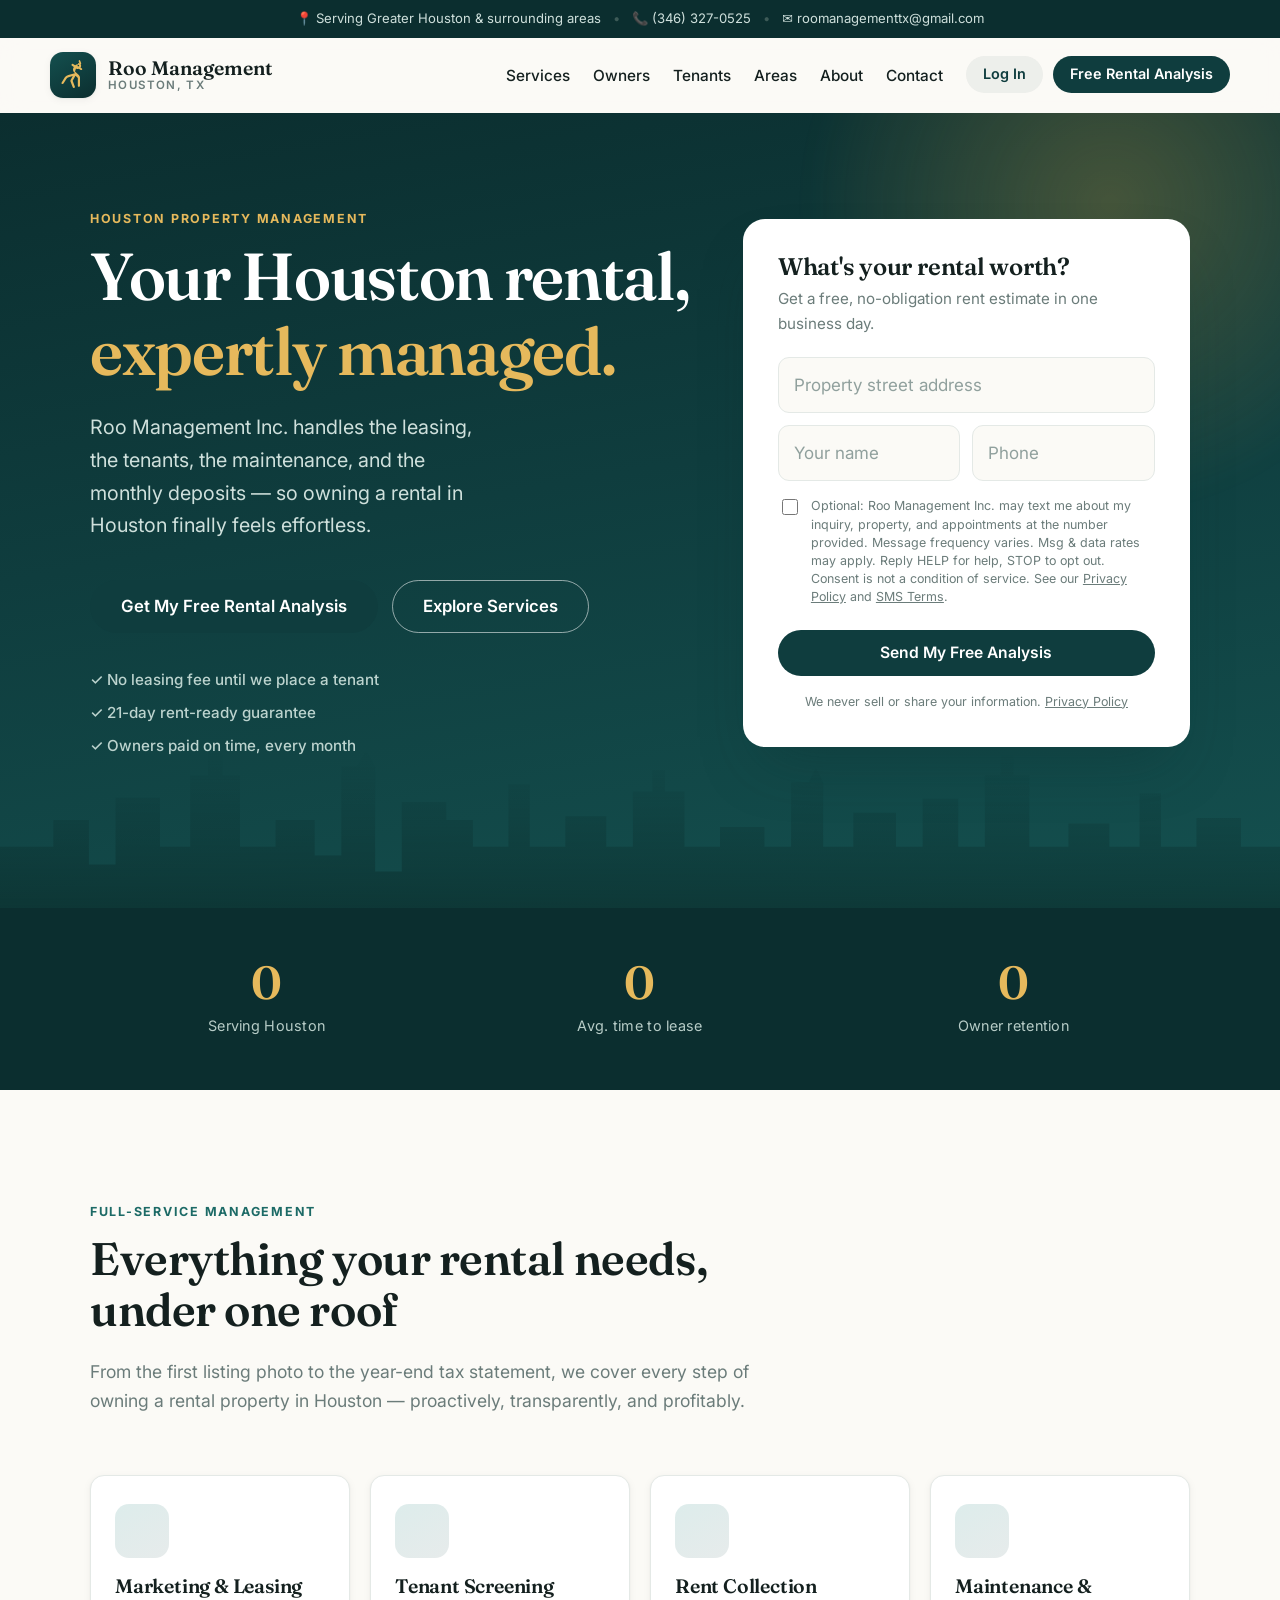
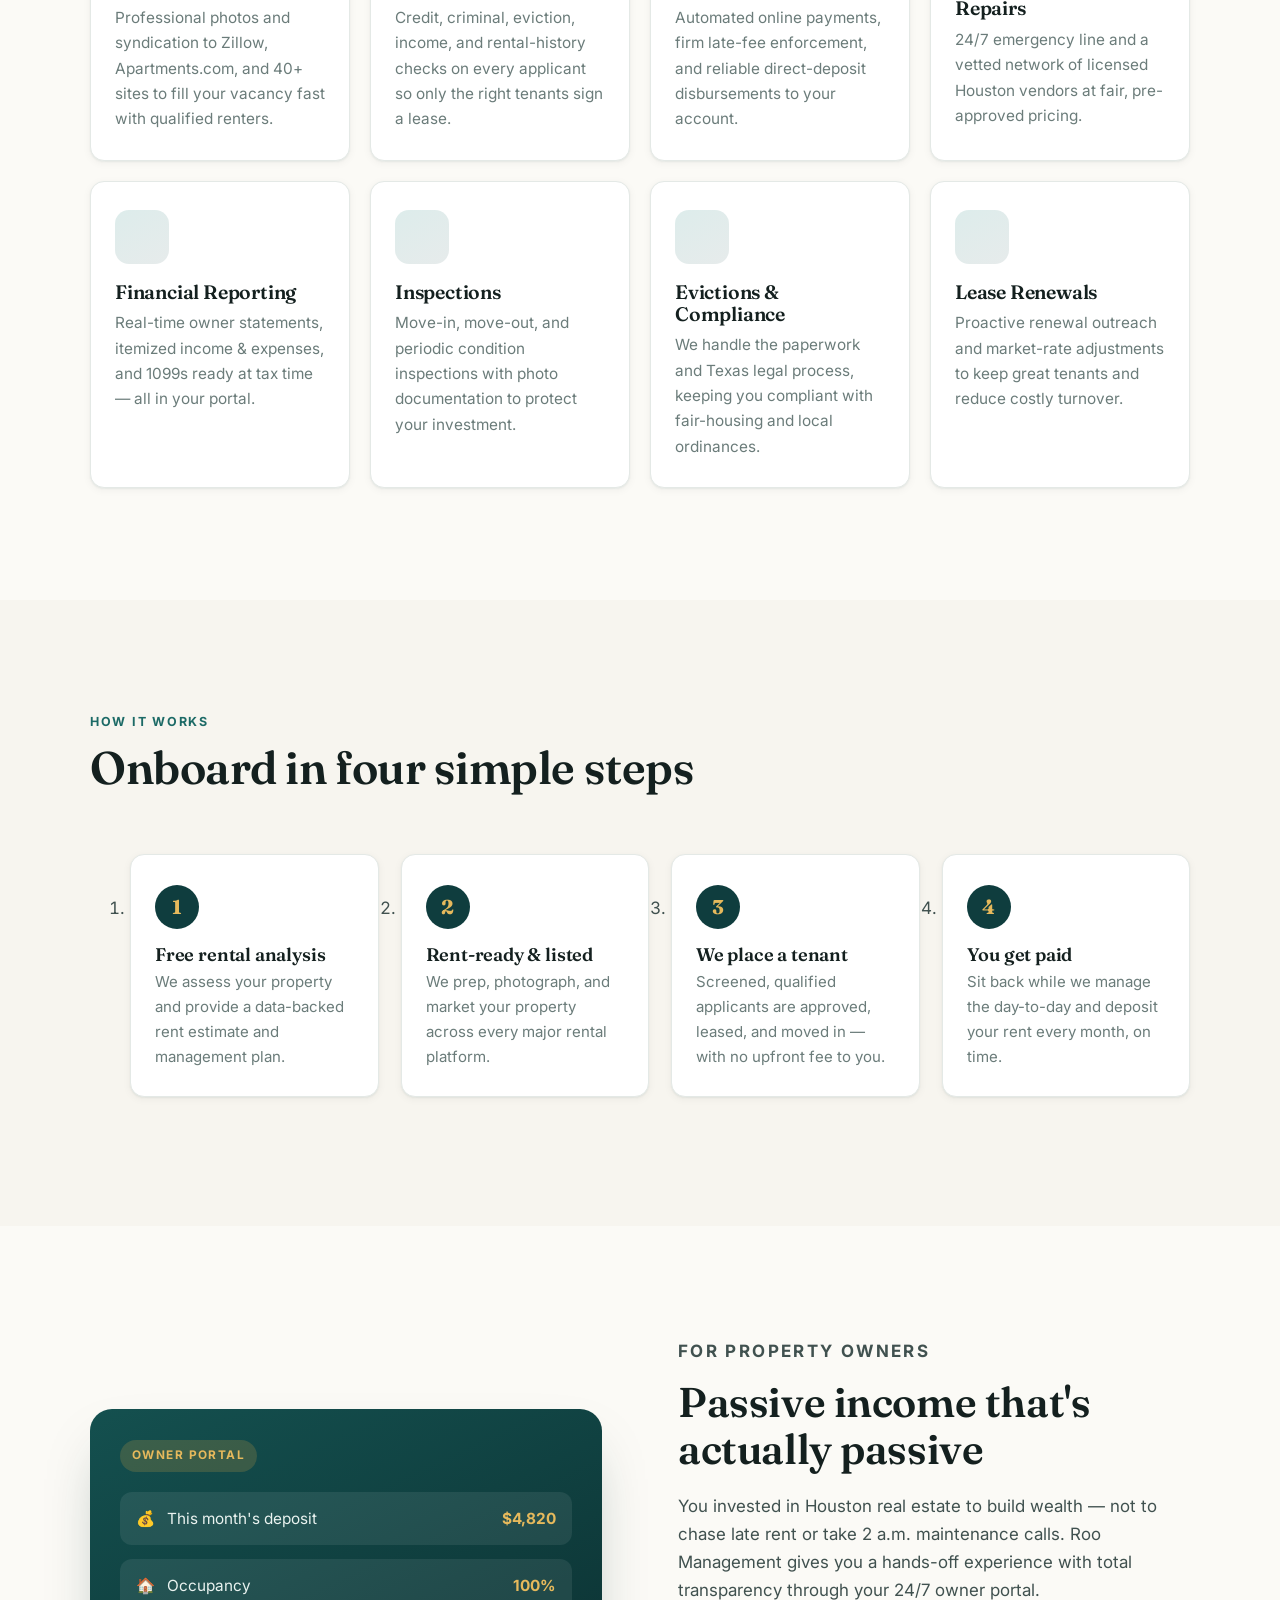
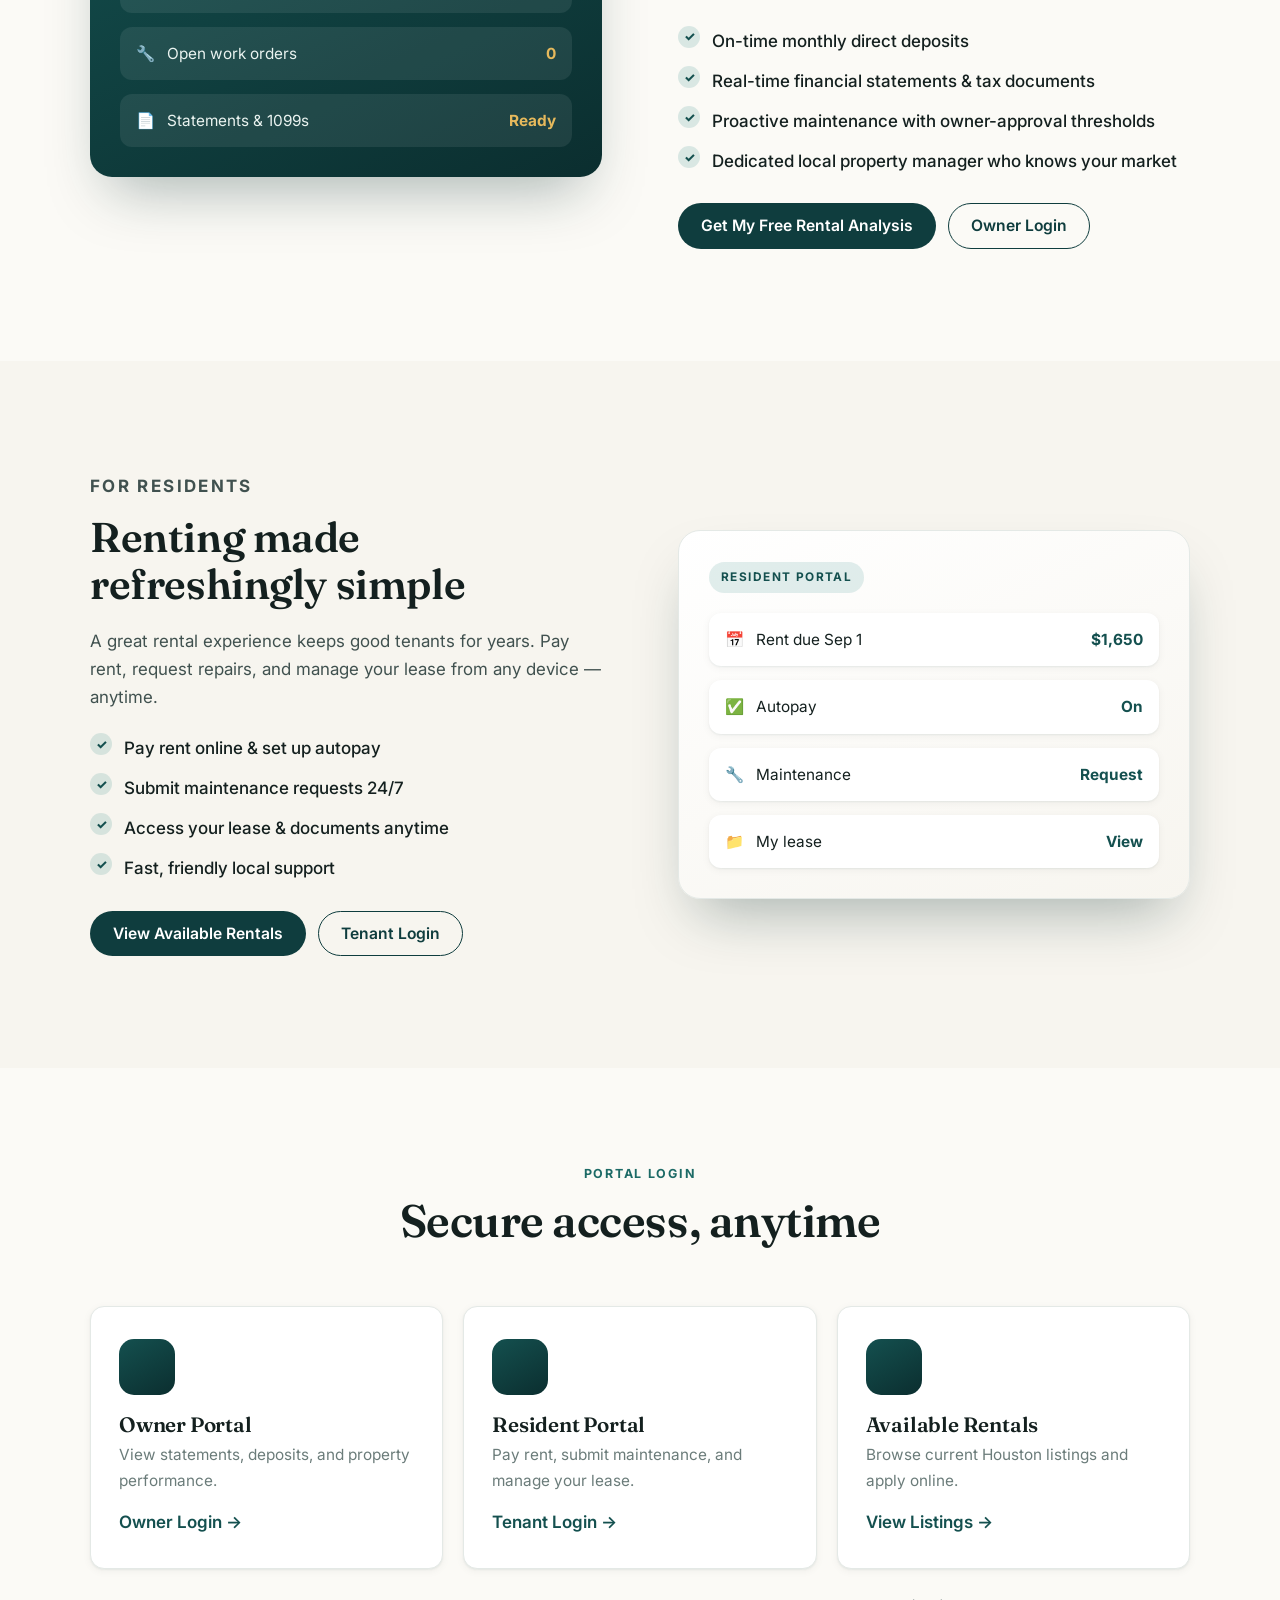
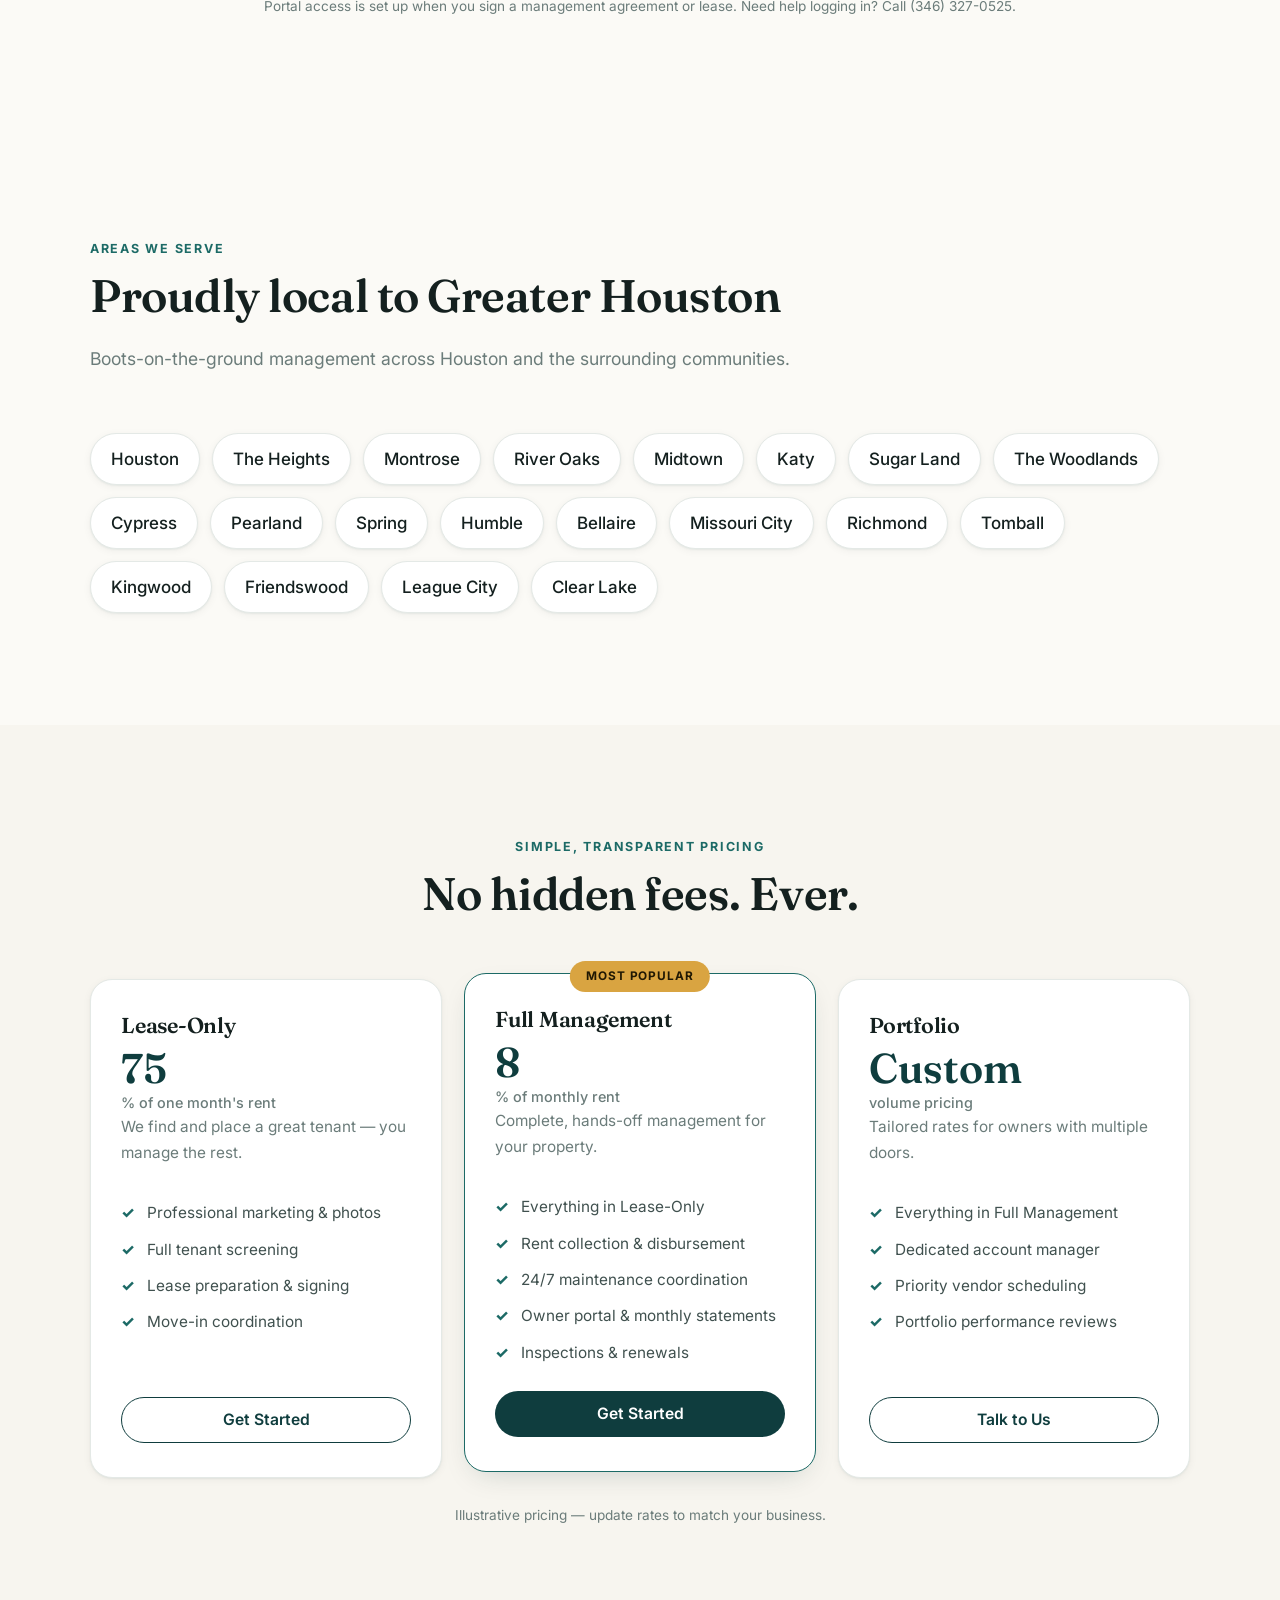
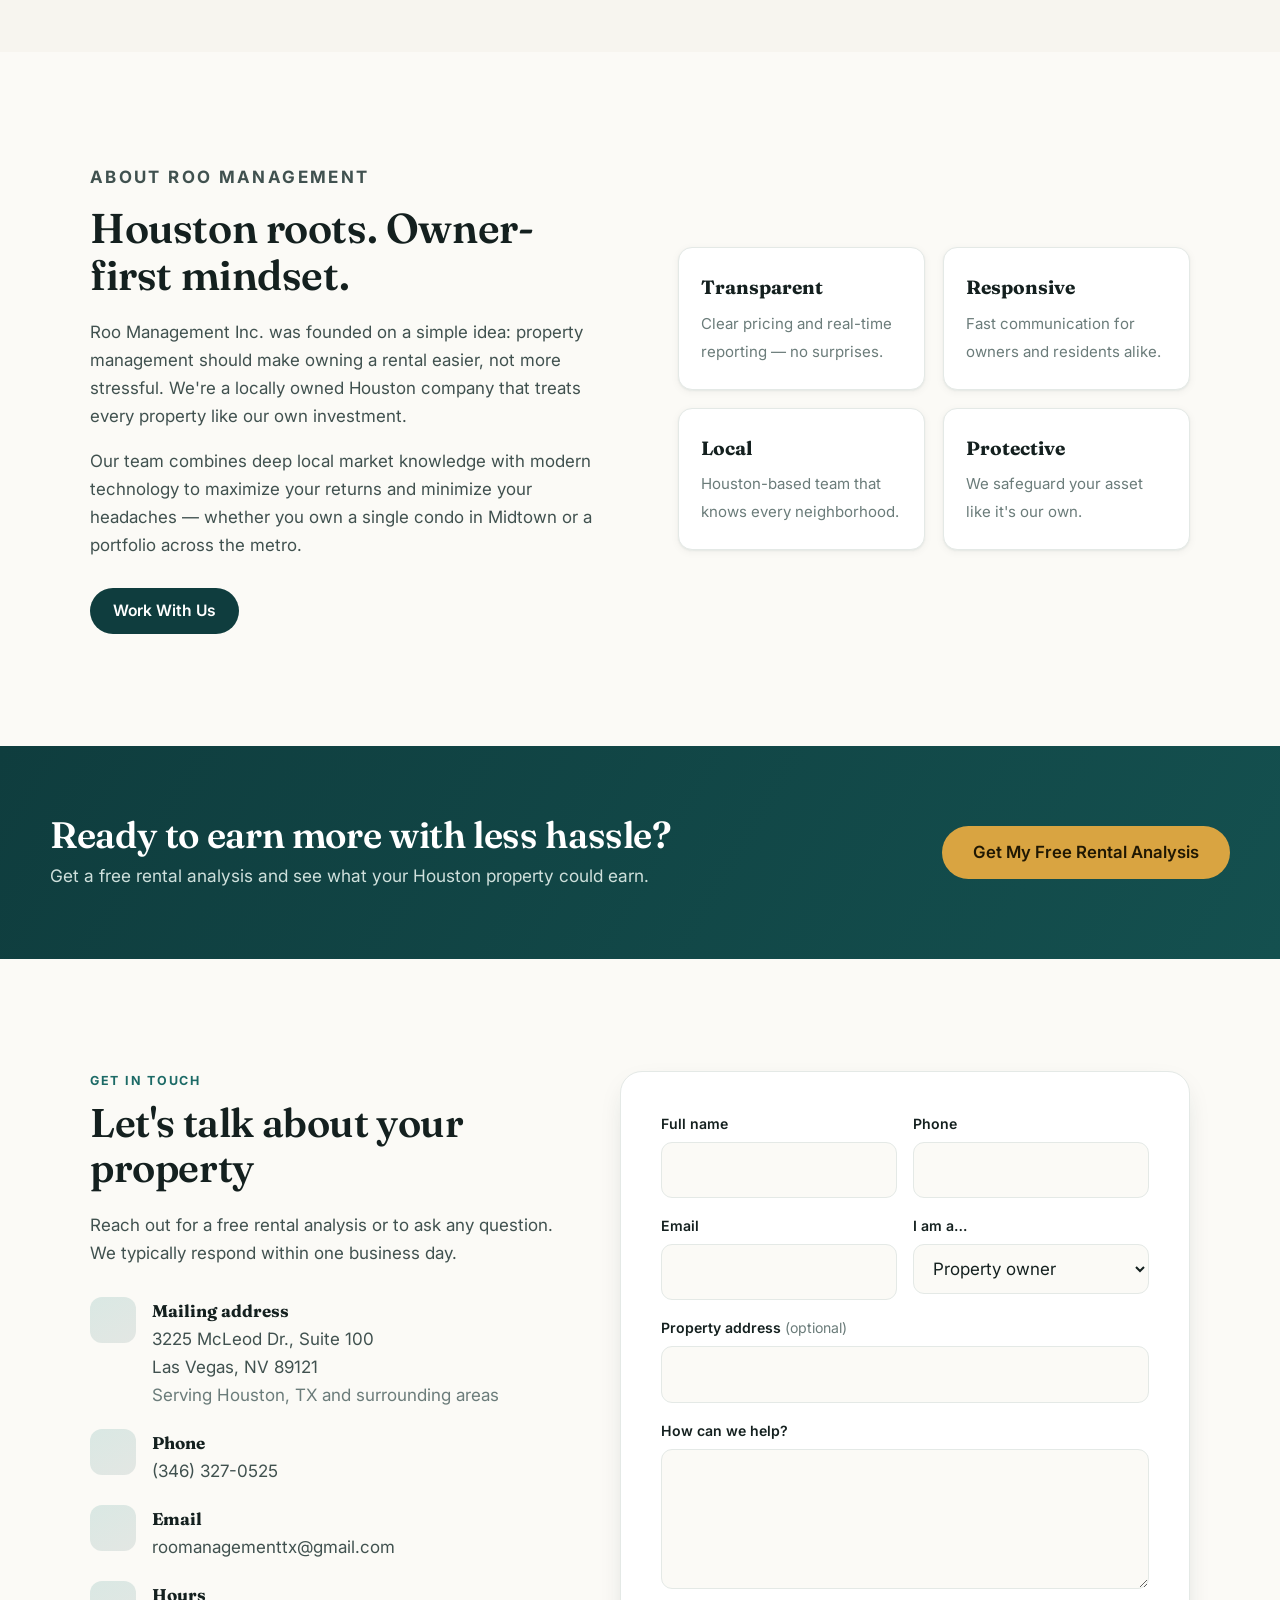
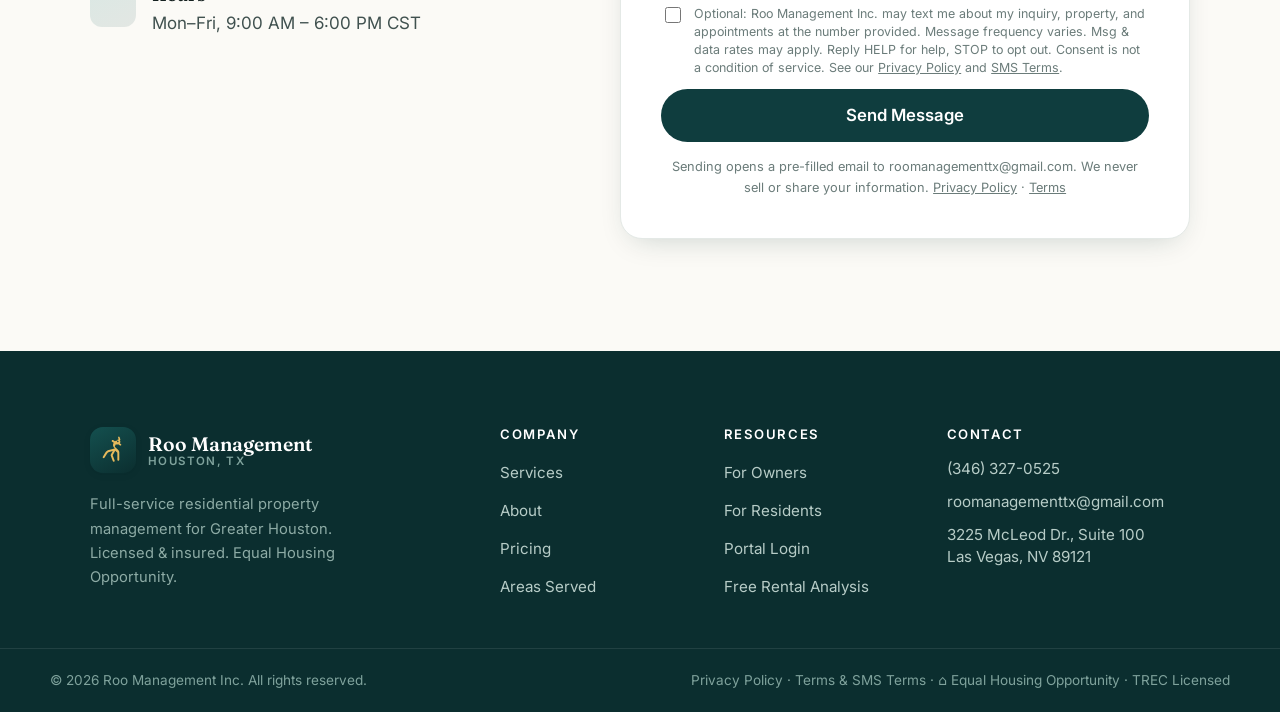
<file: roo-management-website/index.html>
<!DOCTYPE html>
<html lang="en">
<head>
  <meta charset="UTF-8" />
  <meta name="viewport" content="width=device-width, initial-scale=1.0" />
  <title>Roo Management Inc. | Houston Property Management</title>
  <meta name="description" content="Roo Management Inc. is a Houston, Texas property management company. Full-service leasing, tenant screening, rent collection, maintenance, and 24/7 owner & tenant portals. Get a free rental analysis." />
  <meta name="theme-color" content="#0f3d3e" />
  <link rel="canonical" href="https://www.roo-management.com/" />

  <!-- Open Graph / social -->
  <meta property="og:type" content="website" />
  <meta property="og:title" content="Roo Management Inc. | Houston Property Management" />
  <meta property="og:description" content="Full-service Houston property management. Leasing, screening, maintenance, and owner & tenant portals. Free rental analysis." />
  <meta property="og:image" content="assets/og-image.svg" />
  <meta property="og:url" content="https://www.roo-management.com/" />

  <link rel="icon" type="image/svg+xml" href="assets/favicon.svg" />
  <link rel="preconnect" href="https://fonts.googleapis.com" />
  <link rel="preconnect" href="https://fonts.gstatic.com" crossorigin />
  <link href="https://fonts.googleapis.com/css2?family=Fraunces:opsz,wght@9..144,400;9..144,500;9..144,600;9..144,700&family=Inter:wght@400;500;600;700&display=swap" rel="stylesheet" />
  <link rel="stylesheet" href="css/styles.css" />

  <!-- Structured data: helps local SEO ranking -->
  <script type="application/ld+json">
  {
    "@context": "https://schema.org",
    "@type": "RealEstateAgent",
    "name": "Roo Management Inc.",
    "image": "https://www.roo-management.com/assets/og-image.svg",
    "description": "Full-service residential property management in Houston, Texas.",
    "areaServed": "Houston, Texas and surrounding areas",
    "address": {
      "@type": "PostalAddress",
      "streetAddress": "3225 McLeod Dr., Suite 100",
      "addressLocality": "Las Vegas",
      "addressRegion": "NV",
      "postalCode": "89121",
      "addressCountry": "US"
    },
    "telephone": "+1-346-327-0525",
    "email": "roomanagementtx@gmail.com",
    "priceRange": "$$",
    "openingHours": "Mo-Fr 09:00-18:00"
  }
  </script>
</head>
<body>
  <!-- ============ SKIP LINK ============ -->
  <a class="skip-link" href="#main">Skip to content</a>

  <!-- ============ ANNOUNCEMENT BAR ============ -->
  <div class="topbar">
    <div class="wrap topbar__inner">
      <span class="topbar__item">📍 Serving Greater Houston &amp; surrounding areas</span>
      <span class="topbar__sep" aria-hidden="true">•</span>
      <a class="topbar__item" href="tel:+13463270525">📞 (346) 327-0525</a>
      <span class="topbar__sep" aria-hidden="true">•</span>
      <a class="topbar__item" href="mailto:roomanagementtx@gmail.com">✉ roomanagementtx@gmail.com</a>
    </div>
  </div>

  <!-- ============ HEADER / NAV ============ -->
  <header class="header" id="site-header">
    <div class="wrap header__inner">
      <a class="brand" href="#top" aria-label="Roo Management Inc. home">
        <span class="brand__mark" aria-hidden="true">
          <svg viewBox="0 0 48 48" width="40" height="40" role="img">
            <use href="assets/logo.svg#roo"></use>
          </svg>
        </span>
        <span class="brand__text">
          <span class="brand__name">Roo Management</span>
          <span class="brand__sub">Houston, TX</span>
        </span>
      </a>

      <nav class="nav" aria-label="Primary">
        <button class="nav__toggle" aria-expanded="false" aria-controls="nav-menu" aria-label="Open menu">
          <span></span><span></span><span></span>
        </button>
        <ul class="nav__menu" id="nav-menu">
          <li><a href="#services">Services</a></li>
          <li><a href="#owners">Owners</a></li>
          <li><a href="#tenants">Tenants</a></li>
          <li><a href="#areas">Areas</a></li>
          <li><a href="#about">About</a></li>
          <li><a href="#contact">Contact</a></li>
          <li class="nav__cta-group">
            <a class="btn btn--ghost btn--sm" href="#portals">Log In</a>
            <a class="btn btn--primary btn--sm" href="#contact">Free Rental Analysis</a>
          </li>
        </ul>
      </nav>
    </div>
  </header>

  <main id="main">
    <span id="top"></span>

    <!-- ============ HERO ============ -->
    <section class="hero" aria-labelledby="hero-title">
      <div class="hero__bg" aria-hidden="true">
        <div class="hero__glow"></div>
        <img class="hero__skyline" src="assets/skyline.svg" alt="" />
      </div>
      <div class="wrap hero__inner">
        <div class="hero__content">
          <p class="eyebrow eyebrow--light">Houston Property Management</p>
          <h1 id="hero-title">Your Houston rental,<br /><span class="accent">expertly managed.</span></h1>
          <p class="hero__lead">
            Roo Management Inc. handles the leasing, the tenants, the maintenance, and the
            monthly deposits — so owning a rental in Houston finally feels effortless.
          </p>
          <div class="hero__actions">
            <a class="btn btn--primary btn--lg" href="#contact">Get My Free Rental Analysis</a>
            <a class="btn btn--outline btn--lg" href="#services">Explore Services</a>
          </div>
          <ul class="hero__badges">
            <li>✓ No leasing fee until we place a tenant</li>
            <li>✓ 21-day rent-ready guarantee</li>
            <li>✓ Owners paid on time, every month</li>
          </ul>
        </div>

        <div class="hero__card" aria-label="Free rental analysis form">
          <h2 class="hero__card-title">What's your rental worth?</h2>
          <p class="hero__card-sub">Get a free, no-obligation rent estimate in one business day.</p>
          <form class="mini-form" action="#" method="post" data-form="rental-analysis" novalidate>
            <label class="sr-only" for="mf-address">Property address</label>
            <input id="mf-address" name="address" type="text" placeholder="Property street address" autocomplete="street-address" required />
            <div class="mini-form__row">
              <div>
                <label class="sr-only" for="mf-name">Name</label>
                <input id="mf-name" name="name" type="text" placeholder="Your name" autocomplete="name" required />
              </div>
              <div>
                <label class="sr-only" for="mf-phone">Phone</label>
                <input id="mf-phone" name="phone" type="tel" placeholder="Phone" autocomplete="tel" required />
              </div>
            </div>
            <label class="consent" for="mf-sms">
              <input id="mf-sms" name="sms_consent" type="checkbox" value="yes" />
              <span>Optional: Roo Management Inc. may text me about my inquiry, property, and appointments at the number provided. Message frequency varies. Msg &amp; data rates may apply. Reply HELP for help, STOP to opt out. Consent is not a condition of service. See our <a href="privacy.html">Privacy Policy</a> and <a href="terms.html#sms">SMS Terms</a>.</span>
            </label>
            <button class="btn btn--primary btn--block" type="submit">Send My Free Analysis</button>
            <p class="mini-form__fineprint">We never sell or share your information. <a href="privacy.html">Privacy Policy</a></p>
          </form>
        </div>
      </div>
    </section>

    <!-- ============ TRUST / STATS ============ -->
    <section class="stats" aria-label="Company at a glance">
      <div class="wrap stats__grid">
        <div class="stat">
          <span class="stat__num" data-count="5" data-suffix=" yrs">0</span>
          <span class="stat__label">Serving Houston</span>
        </div>
        <div class="stat">
          <span class="stat__num" data-count="23" data-suffix=" days">0</span>
          <span class="stat__label">Avg. time to lease</span>
        </div>
        <div class="stat">
          <span class="stat__num" data-count="98" data-suffix="%">0</span>
          <span class="stat__label">Owner retention</span>
        </div>
      </div>
    </section>

    <!-- ============ SERVICES ============ -->
    <section class="section" id="services" aria-labelledby="services-title">
      <div class="wrap">
        <div class="section__head">
          <p class="eyebrow">Full-Service Management</p>
          <h2 id="services-title">Everything your rental needs, under one roof</h2>
          <p class="section__intro">
            From the first listing photo to the year-end tax statement, we cover every step of
            owning a rental property in Houston — proactively, transparently, and profitably.
          </p>
        </div>

        <div class="cards">
          <article class="card">
            <span class="card__icon" data-icon="megaphone"></span>
            <h3>Marketing &amp; Leasing</h3>
            <p>Professional photos and syndication to Zillow, Apartments.com, and 40+ sites to fill your vacancy fast with qualified renters.</p>
          </article>
          <article class="card">
            <span class="card__icon" data-icon="shield"></span>
            <h3>Tenant Screening</h3>
            <p>Credit, criminal, eviction, income, and rental-history checks on every applicant so only the right tenants sign a lease.</p>
          </article>
          <article class="card">
            <span class="card__icon" data-icon="wallet"></span>
            <h3>Rent Collection</h3>
            <p>Automated online payments, firm late-fee enforcement, and reliable direct-deposit disbursements to your account.</p>
          </article>
          <article class="card">
            <span class="card__icon" data-icon="wrench"></span>
            <h3>Maintenance &amp; Repairs</h3>
            <p>24/7 emergency line and a vetted network of licensed Houston vendors at fair, pre-approved pricing.</p>
          </article>
          <article class="card">
            <span class="card__icon" data-icon="chart"></span>
            <h3>Financial Reporting</h3>
            <p>Real-time owner statements, itemized income &amp; expenses, and 1099s ready at tax time — all in your portal.</p>
          </article>
          <article class="card">
            <span class="card__icon" data-icon="clipboard"></span>
            <h3>Inspections</h3>
            <p>Move-in, move-out, and periodic condition inspections with photo documentation to protect your investment.</p>
          </article>
          <article class="card">
            <span class="card__icon" data-icon="gavel"></span>
            <h3>Evictions &amp; Compliance</h3>
            <p>We handle the paperwork and Texas legal process, keeping you compliant with fair-housing and local ordinances.</p>
          </article>
          <article class="card">
            <span class="card__icon" data-icon="key"></span>
            <h3>Lease Renewals</h3>
            <p>Proactive renewal outreach and market-rate adjustments to keep great tenants and reduce costly turnover.</p>
          </article>
        </div>
      </div>
    </section>

    <!-- ============ HOW IT WORKS ============ -->
    <section class="section section--tint" id="how" aria-labelledby="how-title">
      <div class="wrap">
        <div class="section__head">
          <p class="eyebrow">How It Works</p>
          <h2 id="how-title">Onboard in four simple steps</h2>
        </div>
        <ol class="steps">
          <li class="step">
            <span class="step__num">1</span>
            <h3>Free rental analysis</h3>
            <p>We assess your property and provide a data-backed rent estimate and management plan.</p>
          </li>
          <li class="step">
            <span class="step__num">2</span>
            <h3>Rent-ready &amp; listed</h3>
            <p>We prep, photograph, and market your property across every major rental platform.</p>
          </li>
          <li class="step">
            <span class="step__num">3</span>
            <h3>We place a tenant</h3>
            <p>Screened, qualified applicants are approved, leased, and moved in — with no upfront fee to you.</p>
          </li>
          <li class="step">
            <span class="step__num">4</span>
            <h3>You get paid</h3>
            <p>Sit back while we manage the day-to-day and deposit your rent every month, on time.</p>
          </li>
        </ol>
      </div>
    </section>

    <!-- ============ OWNERS ============ -->
    <section class="split" id="owners" aria-labelledby="owners-title">
      <div class="wrap split__inner">
        <div class="split__media" aria-hidden="true">
          <div class="media-card media-card--owners">
            <div class="media-card__badge">Owner Portal</div>
            <ul class="media-card__list">
              <li>💰 <span>This month's deposit</span><strong>$4,820</strong></li>
              <li>🏠 <span>Occupancy</span><strong>100%</strong></li>
              <li>🔧 <span>Open work orders</span><strong>0</strong></li>
              <li>📄 <span>Statements &amp; 1099s</span><strong>Ready</strong></li>
            </ul>
          </div>
        </div>
        <div class="split__content">
          <p class="eyebrow">For Property Owners</p>
          <h2 id="owners-title">Passive income that's actually passive</h2>
          <p>
            You invested in Houston real estate to build wealth — not to chase late rent or take
            2&nbsp;a.m. maintenance calls. Roo Management gives you a hands-off experience with total
            transparency through your 24/7 owner portal.
          </p>
          <ul class="checklist">
            <li>On-time monthly direct deposits</li>
            <li>Real-time financial statements &amp; tax documents</li>
            <li>Proactive maintenance with owner-approval thresholds</li>
            <li>Dedicated local property manager who knows your market</li>
          </ul>
          <div class="split__actions">
            <a class="btn btn--primary" href="#contact">Get My Free Rental Analysis</a>
            <a class="btn btn--outline" href="#portals">Owner Login</a>
          </div>
        </div>
      </div>
    </section>

    <!-- ============ TENANTS ============ -->
    <section class="split split--reverse section--tint" id="tenants" aria-labelledby="tenants-title">
      <div class="wrap split__inner">
        <div class="split__content">
          <p class="eyebrow">For Residents</p>
          <h2 id="tenants-title">Renting made refreshingly simple</h2>
          <p>
            A great rental experience keeps good tenants for years. Pay rent, request repairs, and
            manage your lease from any device — anytime.
          </p>
          <ul class="checklist">
            <li>Pay rent online &amp; set up autopay</li>
            <li>Submit maintenance requests 24/7</li>
            <li>Access your lease &amp; documents anytime</li>
            <li>Fast, friendly local support</li>
          </ul>
          <div class="split__actions">
            <a class="btn btn--primary" href="#contact">View Available Rentals</a>
            <a class="btn btn--outline" href="#portals">Tenant Login</a>
          </div>
        </div>
        <div class="split__media" aria-hidden="true">
          <div class="media-card media-card--tenant">
            <div class="media-card__badge">Resident Portal</div>
            <ul class="media-card__list">
              <li>📅 <span>Rent due Sep 1</span><strong>$1,650</strong></li>
              <li>✅ <span>Autopay</span><strong>On</strong></li>
              <li>🔧 <span>Maintenance</span><strong>Request</strong></li>
              <li>📁 <span>My lease</span><strong>View</strong></li>
            </ul>
          </div>
        </div>
      </div>
    </section>

    <!-- ============ PORTALS ============ -->
    <section class="portals" id="portals" aria-labelledby="portals-title">
      <div class="wrap">
        <div class="section__head section__head--center">
          <p class="eyebrow">Portal Login</p>
          <h2 id="portals-title">Secure access, anytime</h2>
        </div>
        <div class="portals__grid">
          <a class="portal-card" href="#contact">
            <span class="portal-card__icon" data-icon="building"></span>
            <h3>Owner Portal</h3>
            <p>View statements, deposits, and property performance.</p>
            <span class="portal-card__link">Owner Login →</span>
          </a>
          <a class="portal-card" href="#contact">
            <span class="portal-card__icon" data-icon="home"></span>
            <h3>Resident Portal</h3>
            <p>Pay rent, submit maintenance, and manage your lease.</p>
            <span class="portal-card__link">Tenant Login →</span>
          </a>
          <a class="portal-card" href="#contact">
            <span class="portal-card__icon" data-icon="search"></span>
            <h3>Available Rentals</h3>
            <p>Browse current Houston listings and apply online.</p>
            <span class="portal-card__link">View Listings →</span>
          </a>
        </div>
        <p class="portals__note">
          Portal access is set up when you sign a management agreement or lease. Need help logging in? Call (346) 327-0525.
        </p>
      </div>
    </section>

    <!-- ============ AREAS SERVED ============ -->
    <section class="section" id="areas" aria-labelledby="areas-title">
      <div class="wrap">
        <div class="section__head">
          <p class="eyebrow">Areas We Serve</p>
          <h2 id="areas-title">Proudly local to Greater Houston</h2>
          <p class="section__intro">Boots-on-the-ground management across Houston and the surrounding communities.</p>
        </div>
        <ul class="chips">
          <li>Houston</li>
          <li>The Heights</li>
          <li>Montrose</li>
          <li>River Oaks</li>
          <li>Midtown</li>
          <li>Katy</li>
          <li>Sugar Land</li>
          <li>The Woodlands</li>
          <li>Cypress</li>
          <li>Pearland</li>
          <li>Spring</li>
          <li>Humble</li>
          <li>Bellaire</li>
          <li>Missouri City</li>
          <li>Richmond</li>
          <li>Tomball</li>
          <li>Kingwood</li>
          <li>Friendswood</li>
          <li>League City</li>
          <li>Clear Lake</li>
        </ul>
      </div>
    </section>


    <!-- ============ PRICING ============ -->
    <section class="section section--tint" id="pricing" aria-labelledby="pricing-title">
      <div class="wrap">
        <div class="section__head section__head--center">
          <p class="eyebrow">Simple, Transparent Pricing</p>
          <h2 id="pricing-title">No hidden fees. Ever.</h2>
        </div>
        <div class="pricing">
          <article class="plan">
            <h3 class="plan__name">Lease-Only</h3>
            <p class="plan__price">75<span>% of one month's rent</span></p>
            <p class="plan__desc">We find and place a great tenant — you manage the rest.</p>
            <ul class="plan__list">
              <li>Professional marketing &amp; photos</li>
              <li>Full tenant screening</li>
              <li>Lease preparation &amp; signing</li>
              <li>Move-in coordination</li>
            </ul>
            <a class="btn btn--outline btn--block" href="#contact">Get Started</a>
          </article>
          <article class="plan plan--featured">
            <div class="plan__flag">Most Popular</div>
            <h3 class="plan__name">Full Management</h3>
            <p class="plan__price">8<span>% of monthly rent</span></p>
            <p class="plan__desc">Complete, hands-off management for your property.</p>
            <ul class="plan__list">
              <li>Everything in Lease-Only</li>
              <li>Rent collection &amp; disbursement</li>
              <li>24/7 maintenance coordination</li>
              <li>Owner portal &amp; monthly statements</li>
              <li>Inspections &amp; renewals</li>
            </ul>
            <a class="btn btn--primary btn--block" href="#contact">Get Started</a>
          </article>
          <article class="plan">
            <h3 class="plan__name">Portfolio</h3>
            <p class="plan__price">Custom<span>volume pricing</span></p>
            <p class="plan__desc">Tailored rates for owners with multiple doors.</p>
            <ul class="plan__list">
              <li>Everything in Full Management</li>
              <li>Dedicated account manager</li>
              <li>Priority vendor scheduling</li>
              <li>Portfolio performance reviews</li>
            </ul>
            <a class="btn btn--outline btn--block" href="#contact">Talk to Us</a>
          </article>
        </div>
        <p class="pricing__note">Illustrative pricing — update rates to match your business.</p>
      </div>
    </section>

    <!-- ============ ABOUT ============ -->
    <section class="section" id="about" aria-labelledby="about-title">
      <div class="wrap split__inner">
        <div class="split__content">
          <p class="eyebrow">About Roo Management</p>
          <h2 id="about-title">Houston roots. Owner-first mindset.</h2>
          <p>
            Roo Management Inc. was founded on a simple idea: property management should make
            owning a rental easier, not more stressful. We're a locally owned Houston company that
            treats every property like our own investment.
          </p>
          <p>
            Our team combines deep local market knowledge with modern technology to maximize your
            returns and minimize your headaches — whether you own a single condo in Midtown or a
            portfolio across the metro.
          </p>
          <div class="split__actions">
            <a class="btn btn--primary" href="#contact">Work With Us</a>
          </div>
        </div>
        <div class="split__media">
          <ul class="values">
            <li><strong>Transparent</strong><span>Clear pricing and real-time reporting — no surprises.</span></li>
            <li><strong>Responsive</strong><span>Fast communication for owners and residents alike.</span></li>
            <li><strong>Local</strong><span>Houston-based team that knows every neighborhood.</span></li>
            <li><strong>Protective</strong><span>We safeguard your asset like it's our own.</span></li>
          </ul>
        </div>
      </div>
    </section>

    <!-- ============ CTA BAND ============ -->
    <section class="cta-band" aria-labelledby="cta-title">
      <div class="wrap cta-band__inner">
        <div>
          <h2 id="cta-title">Ready to earn more with less hassle?</h2>
          <p>Get a free rental analysis and see what your Houston property could earn.</p>
        </div>
        <a class="btn btn--gold btn--lg" href="#contact">Get My Free Rental Analysis</a>
      </div>
    </section>

    <!-- ============ CONTACT ============ -->
    <section class="section" id="contact" aria-labelledby="contact-title">
      <div class="wrap contact">
        <div class="contact__info">
          <p class="eyebrow">Get In Touch</p>
          <h2 id="contact-title">Let's talk about your property</h2>
          <p>Reach out for a free rental analysis or to ask any question. We typically respond within one business day.</p>
          <ul class="contact__list">
            <li><span class="contact__ic" data-icon="pin"></span><div><strong>Mailing address</strong>3225 McLeod Dr., Suite 100<br />Las Vegas, NV 89121<br /><span class="muted">Serving Houston, TX and surrounding areas</span></div></li>
            <li><span class="contact__ic" data-icon="phone"></span><div><strong>Phone</strong><a href="tel:+13463270525">(346) 327-0525</a></div></li>
            <li><span class="contact__ic" data-icon="mail"></span><div><strong>Email</strong><a href="mailto:roomanagementtx@gmail.com">roomanagementtx@gmail.com</a></div></li>
            <li><span class="contact__ic" data-icon="clock"></span><div><strong>Hours</strong>Mon–Fri, 9:00 AM – 6:00 PM CST</div></li>
          </ul>
        </div>

        <div class="contact__form-wrap">
          <form class="form" action="#" method="post" data-form="contact" novalidate>
            <div class="form__row">
              <div class="field">
                <label for="c-name">Full name</label>
                <input id="c-name" name="name" type="text" autocomplete="name" required />
              </div>
              <div class="field">
                <label for="c-phone">Phone</label>
                <input id="c-phone" name="phone" type="tel" autocomplete="tel" required />
              </div>
            </div>
            <div class="form__row">
              <div class="field">
                <label for="c-email">Email</label>
                <input id="c-email" name="email" type="email" autocomplete="email" required />
              </div>
              <div class="field">
                <label for="c-role">I am a…</label>
                <select id="c-role" name="role">
                  <option>Property owner</option>
                  <option>Current resident</option>
                  <option>Prospective renter</option>
                  <option>Other</option>
                </select>
              </div>
            </div>
            <div class="field">
              <label for="c-address">Property address <span class="muted">(optional)</span></label>
              <input id="c-address" name="address" type="text" autocomplete="street-address" />
            </div>
            <div class="field">
              <label for="c-message">How can we help?</label>
              <textarea id="c-message" name="message" rows="4" required></textarea>
            </div>
            <label class="consent" for="c-sms">
              <input id="c-sms" name="sms_consent" type="checkbox" value="yes" />
              <span>Optional: Roo Management Inc. may text me about my inquiry, property, and appointments at the number provided. Message frequency varies. Msg &amp; data rates may apply. Reply HELP for help, STOP to opt out. Consent is not a condition of service. See our <a href="privacy.html">Privacy Policy</a> and <a href="terms.html#sms">SMS Terms</a>.</span>
            </label>
            <button class="btn btn--primary btn--block btn--lg" type="submit">Send Message</button>
            <p class="form__status" data-status hidden></p>
            <p class="form__fineprint">
              Sending opens a pre-filled email to roomanagementtx@gmail.com. We never sell or share your
              information. <a href="privacy.html">Privacy Policy</a> · <a href="terms.html">Terms</a>
            </p>
          </form>
        </div>
      </div>
    </section>
  </main>

  <!-- ============ FOOTER ============ -->
  <footer class="footer">
    <div class="wrap footer__inner">
      <div class="footer__brand">
        <a class="brand brand--footer" href="#top" aria-label="Roo Management Inc. home">
          <span class="brand__mark" aria-hidden="true">
            <svg viewBox="0 0 48 48" width="36" height="36" role="img"><use href="assets/logo.svg#roo"></use></svg>
          </span>
          <span class="brand__text">
            <span class="brand__name">Roo Management</span>
            <span class="brand__sub">Houston, TX</span>
          </span>
        </a>
        <p class="footer__blurb">Full-service residential property management for Greater Houston. Licensed &amp; insured. Equal Housing Opportunity.</p>
      </div>

      <nav class="footer__col" aria-label="Company">
        <h3>Company</h3>
        <ul>
          <li><a href="#services">Services</a></li>
          <li><a href="#about">About</a></li>
          <li><a href="#pricing">Pricing</a></li>
          <li><a href="#areas">Areas Served</a></li>
        </ul>
      </nav>

      <nav class="footer__col" aria-label="Resources">
        <h3>Resources</h3>
        <ul>
          <li><a href="#owners">For Owners</a></li>
          <li><a href="#tenants">For Residents</a></li>
          <li><a href="#portals">Portal Login</a></li>
          <li><a href="#contact">Free Rental Analysis</a></li>
        </ul>
      </nav>

      <div class="footer__col footer__contact">
        <h3>Contact</h3>
        <ul>
          <li><a href="tel:+13463270525">(346) 327-0525</a></li>
          <li><a href="mailto:roomanagementtx@gmail.com">roomanagementtx@gmail.com</a></li>
          <li>3225 McLeod Dr., Suite 100<br />Las Vegas, NV 89121</li>
        </ul>
      </div>
    </div>
    <div class="footer__bar">
      <div class="wrap footer__bar-inner">
        <p>© <span data-year>2026</span> Roo Management Inc. All rights reserved.</p>
        <p class="footer__legal"><a href="privacy.html">Privacy Policy</a> · <a href="terms.html">Terms &amp; SMS Terms</a> · <span aria-hidden="true">⌂</span> Equal Housing Opportunity · TREC Licensed</p>
      </div>
    </div>
  </footer>

  <a class="fab" href="#contact" aria-label="Get a free rental analysis">Free Rental Analysis</a>

  <script src="js/main.js" defer></script>
</body>
</html>
</file>
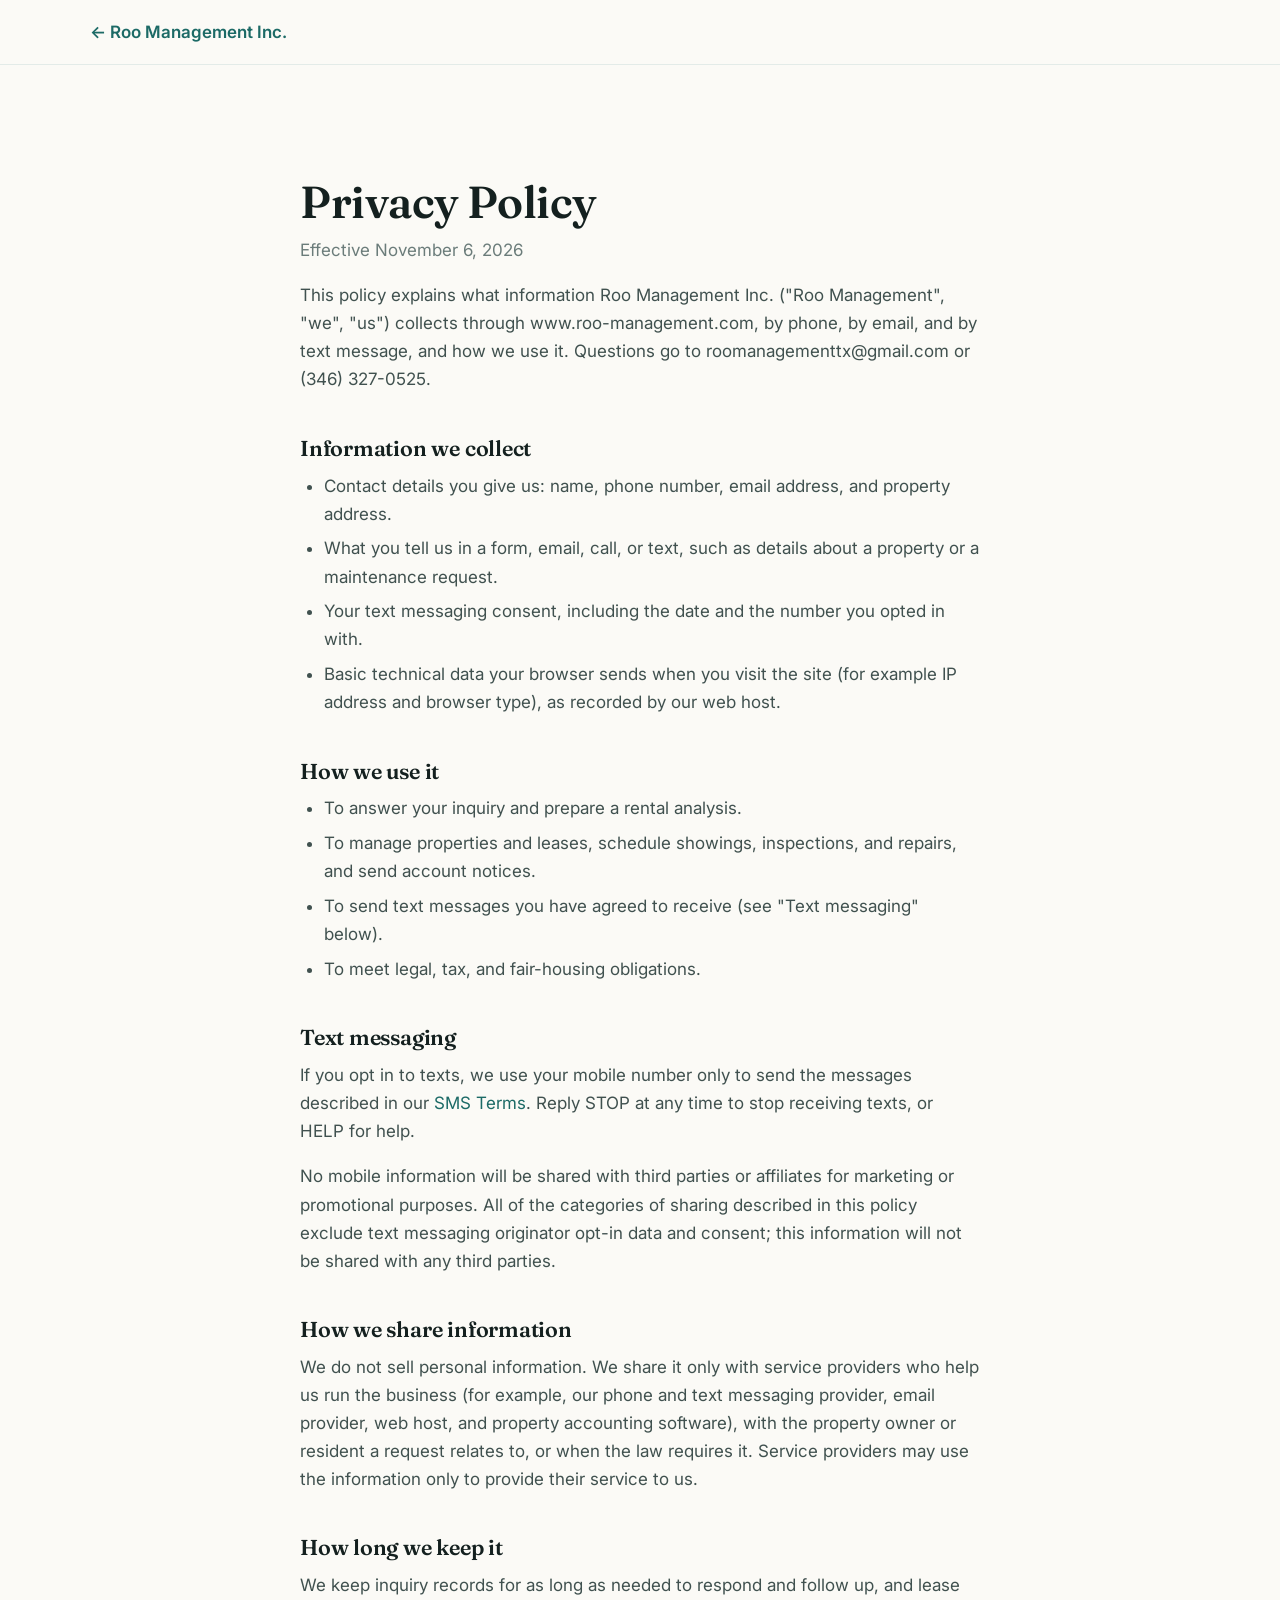
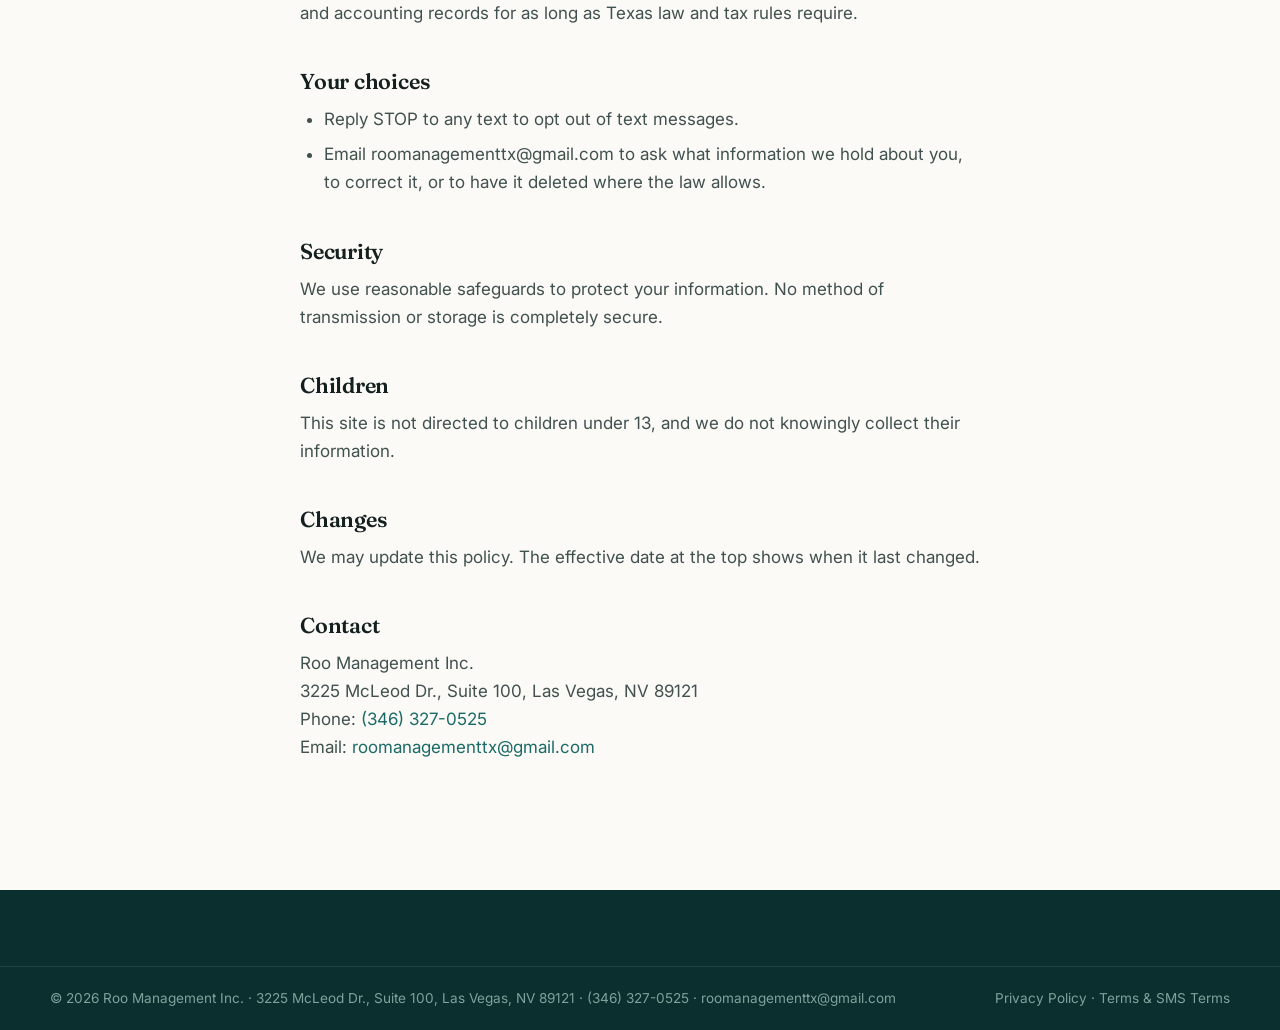
<file: roo-management-website/privacy.html>
<!DOCTYPE html>
<html lang="en">
<head>
  <meta charset="UTF-8" />
  <meta name="viewport" content="width=device-width, initial-scale=1.0" />
  <title>Privacy Policy · Roo Management Inc.</title>
  <meta name="description" content="How Roo Management Inc. collects, uses, and protects your information, including text messaging." />
  <link rel="canonical" href="https://www.roo-management.com/privacy.html" />
  <link rel="icon" type="image/svg+xml" href="assets/favicon.svg" />
  <link rel="preconnect" href="https://fonts.googleapis.com" />
  <link rel="preconnect" href="https://fonts.gstatic.com" crossorigin />
  <link href="https://fonts.googleapis.com/css2?family=Fraunces:opsz,wght@9..144,600;9..144,700&family=Inter:wght@400;500;600;700&display=swap" rel="stylesheet" />
  <link rel="stylesheet" href="css/styles.css" />
</head>
<body>
  <div class="legal-top"><div class="wrap"><a href="/">&larr; Roo Management Inc.</a></div></div>
  <main class="section">
    <article class="wrap legal">
      <h1>Privacy Policy</h1>
      <p class="updated">Effective November 6, 2026</p>
      <p>This policy explains what information Roo Management Inc. ("Roo Management", "we", "us") collects through www.roo-management.com, by phone, by email, and by text message, and how we use it. Questions go to roomanagementtx@gmail.com or (346) 327-0525.</p>

      <h2>Information we collect</h2>
      <ul>
        <li>Contact details you give us: name, phone number, email address, and property address.</li>
        <li>What you tell us in a form, email, call, or text, such as details about a property or a maintenance request.</li>
        <li>Your text messaging consent, including the date and the number you opted in with.</li>
        <li>Basic technical data your browser sends when you visit the site (for example IP address and browser type), as recorded by our web host.</li>
      </ul>

      <h2>How we use it</h2>
      <ul>
        <li>To answer your inquiry and prepare a rental analysis.</li>
        <li>To manage properties and leases, schedule showings, inspections, and repairs, and send account notices.</li>
        <li>To send text messages you have agreed to receive (see "Text messaging" below).</li>
        <li>To meet legal, tax, and fair-housing obligations.</li>
      </ul>

      <h2>Text messaging</h2>
      <p>If you opt in to texts, we use your mobile number only to send the messages described in our <a href="terms.html#sms">SMS Terms</a>. Reply STOP at any time to stop receiving texts, or HELP for help.</p>
      <p>No mobile information will be shared with third parties or affiliates for marketing or promotional purposes. All of the categories of sharing described in this policy exclude text messaging originator opt-in data and consent; this information will not be shared with any third parties.</p>

      <h2>How we share information</h2>
      <p>We do not sell personal information. We share it only with service providers who help us run the business (for example, our phone and text messaging provider, email provider, web host, and property accounting software), with the property owner or resident a request relates to, or when the law requires it. Service providers may use the information only to provide their service to us.</p>

      <h2>How long we keep it</h2>
      <p>We keep inquiry records for as long as needed to respond and follow up, and lease and accounting records for as long as Texas law and tax rules require.</p>

      <h2>Your choices</h2>
      <ul>
        <li>Reply STOP to any text to opt out of text messages.</li>
        <li>Email roomanagementtx@gmail.com to ask what information we hold about you, to correct it, or to have it deleted where the law allows.</li>
      </ul>

      <h2>Security</h2>
      <p>We use reasonable safeguards to protect your information. No method of transmission or storage is completely secure.</p>

      <h2>Children</h2>
      <p>This site is not directed to children under 13, and we do not knowingly collect their information.</p>

      <h2>Changes</h2>
      <p>We may update this policy. The effective date at the top shows when it last changed.</p>

      <h2>Contact</h2>
      <p>Roo Management Inc.<br />3225 McLeod Dr., Suite 100, Las Vegas, NV 89121<br />Phone: <a href="tel:+13463270525">(346) 327-0525</a><br />Email: <a href="mailto:roomanagementtx@gmail.com">roomanagementtx@gmail.com</a></p>
    </article>
  </main>
  <footer class="footer">
    <div class="footer__bar">
      <div class="wrap footer__bar-inner">
        <p>© 2026 Roo Management Inc. · 3225 McLeod Dr., Suite 100, Las Vegas, NV 89121 · (346) 327-0525 · roomanagementtx@gmail.com</p>
        <p class="footer__legal"><a href="privacy.html">Privacy Policy</a> · <a href="terms.html">Terms &amp; SMS Terms</a></p>
      </div>
    </div>
  </footer>
</body>
</html>
</file>
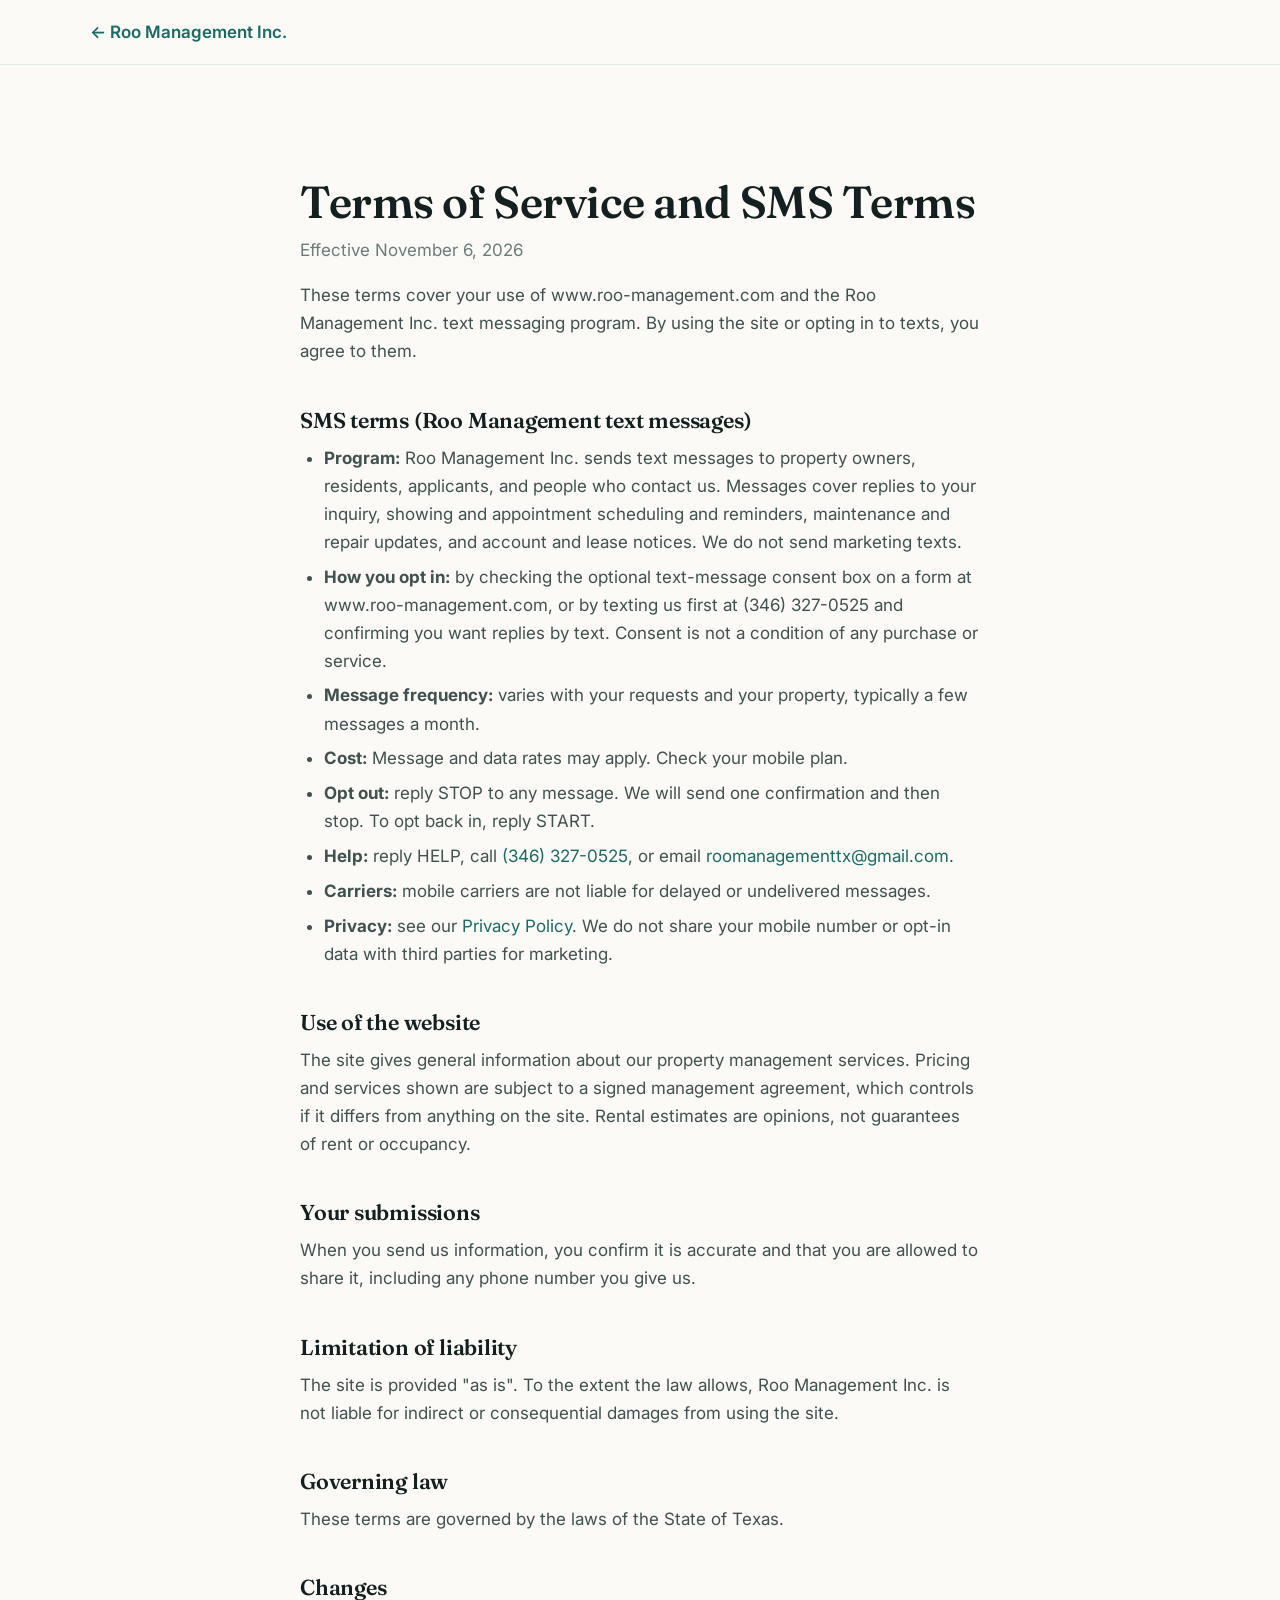
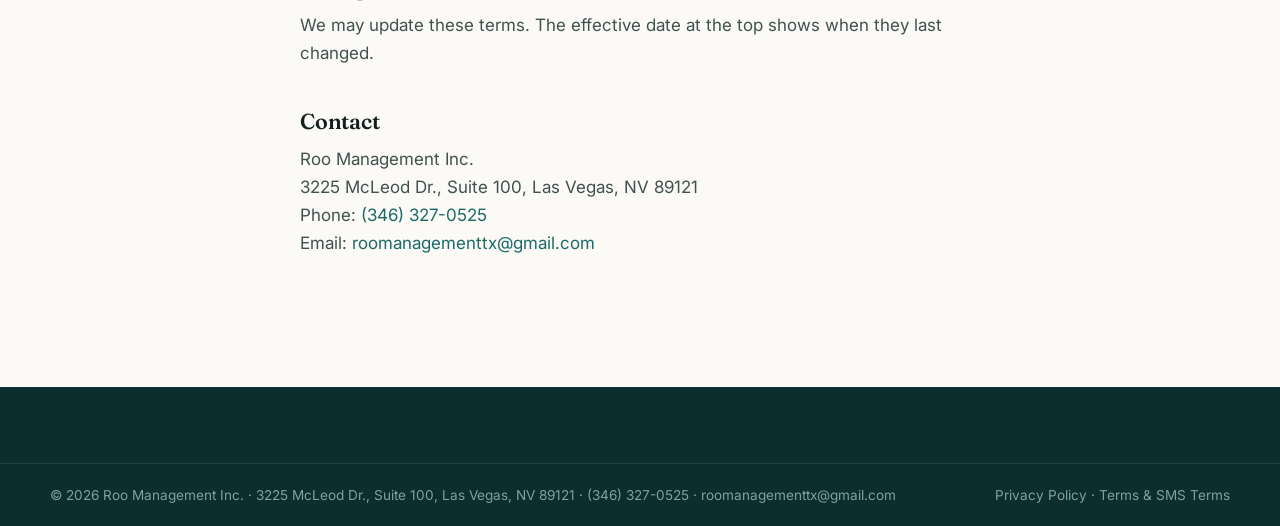
<file: roo-management-website/terms.html>
<!DOCTYPE html>
<html lang="en">
<head>
  <meta charset="UTF-8" />
  <meta name="viewport" content="width=device-width, initial-scale=1.0" />
  <title>Terms &amp; SMS Terms · Roo Management Inc.</title>
  <meta name="description" content="Website terms and text messaging (SMS) program terms for Roo Management Inc." />
  <link rel="canonical" href="https://www.roo-management.com/terms.html" />
  <link rel="icon" type="image/svg+xml" href="assets/favicon.svg" />
  <link rel="preconnect" href="https://fonts.googleapis.com" />
  <link rel="preconnect" href="https://fonts.gstatic.com" crossorigin />
  <link href="https://fonts.googleapis.com/css2?family=Fraunces:opsz,wght@9..144,600;9..144,700&family=Inter:wght@400;500;600;700&display=swap" rel="stylesheet" />
  <link rel="stylesheet" href="css/styles.css" />
</head>
<body>
  <div class="legal-top"><div class="wrap"><a href="/">&larr; Roo Management Inc.</a></div></div>
  <main class="section">
    <article class="wrap legal">
      <h1>Terms of Service and SMS Terms</h1>
      <p class="updated">Effective November 6, 2026</p>
      <p>These terms cover your use of www.roo-management.com and the Roo Management Inc. text messaging program. By using the site or opting in to texts, you agree to them.</p>

      <h2 id="sms">SMS terms (Roo Management text messages)</h2>
      <ul>
        <li><strong>Program:</strong> Roo Management Inc. sends text messages to property owners, residents, applicants, and people who contact us. Messages cover replies to your inquiry, showing and appointment scheduling and reminders, maintenance and repair updates, and account and lease notices. We do not send marketing texts.</li>
        <li><strong>How you opt in:</strong> by checking the optional text-message consent box on a form at www.roo-management.com, or by texting us first at (346) 327-0525 and confirming you want replies by text. Consent is not a condition of any purchase or service.</li>
        <li><strong>Message frequency:</strong> varies with your requests and your property, typically a few messages a month.</li>
        <li><strong>Cost:</strong> Message and data rates may apply. Check your mobile plan.</li>
        <li><strong>Opt out:</strong> reply STOP to any message. We will send one confirmation and then stop. To opt back in, reply START.</li>
        <li><strong>Help:</strong> reply HELP, call <a href="tel:+13463270525">(346) 327-0525</a>, or email <a href="mailto:roomanagementtx@gmail.com">roomanagementtx@gmail.com</a>.</li>
        <li><strong>Carriers:</strong> mobile carriers are not liable for delayed or undelivered messages.</li>
        <li><strong>Privacy:</strong> see our <a href="privacy.html">Privacy Policy</a>. We do not share your mobile number or opt-in data with third parties for marketing.</li>
      </ul>

      <h2>Use of the website</h2>
      <p>The site gives general information about our property management services. Pricing and services shown are subject to a signed management agreement, which controls if it differs from anything on the site. Rental estimates are opinions, not guarantees of rent or occupancy.</p>

      <h2>Your submissions</h2>
      <p>When you send us information, you confirm it is accurate and that you are allowed to share it, including any phone number you give us.</p>

      <h2>Limitation of liability</h2>
      <p>The site is provided "as is". To the extent the law allows, Roo Management Inc. is not liable for indirect or consequential damages from using the site.</p>

      <h2>Governing law</h2>
      <p>These terms are governed by the laws of the State of Texas.</p>

      <h2>Changes</h2>
      <p>We may update these terms. The effective date at the top shows when they last changed.</p>

      <h2>Contact</h2>
      <p>Roo Management Inc.<br />3225 McLeod Dr., Suite 100, Las Vegas, NV 89121<br />Phone: <a href="tel:+13463270525">(346) 327-0525</a><br />Email: <a href="mailto:roomanagementtx@gmail.com">roomanagementtx@gmail.com</a></p>
    </article>
  </main>
  <footer class="footer">
    <div class="footer__bar">
      <div class="wrap footer__bar-inner">
        <p>© 2026 Roo Management Inc. · 3225 McLeod Dr., Suite 100, Las Vegas, NV 89121 · (346) 327-0525 · roomanagementtx@gmail.com</p>
        <p class="footer__legal"><a href="privacy.html">Privacy Policy</a> · <a href="terms.html">Terms &amp; SMS Terms</a></p>
      </div>
    </div>
  </footer>
</body>
</html>
</file>
<file: roo-management-website/css/styles.css>
/* ==========================================================================
   Roo Management Inc. — Houston Property Management
   Design tokens, layout, and components
   ========================================================================== */

:root {
  /* Brand palette — deep Gulf teal + warm Texas gold on warm ivory */
  --teal-900: #0b2e2f;
  --teal-800: #0f3d3e;
  --teal-700: #14504f;
  --teal-600: #1c6a66;
  --teal-500: #2b8a83;
  --gold-500: #d9a441;
  --gold-400: #e6b95c;
  --gold-600: #bd8a2e;

  --ink: #14201f;
  --body: #40514f;
  --muted: #6b7c7a;
  --line: #e4e9e6;
  --ivory: #f7f5ef;
  --cream: #fbfaf6;
  --white: #ffffff;

  --radius: 14px;
  --radius-lg: 22px;
  --radius-sm: 9px;
  --shadow-sm: 0 1px 2px rgba(11,46,47,.06), 0 2px 8px rgba(11,46,47,.05);
  --shadow: 0 10px 30px -12px rgba(11,46,47,.22);
  --shadow-lg: 0 30px 60px -20px rgba(11,46,47,.35);

  --maxw: 1180px;
  --gutter: clamp(18px, 5vw, 40px);

  --serif: "Fraunces", Georgia, "Times New Roman", serif;
  --sans: "Inter", system-ui, -apple-system, Segoe UI, Roboto, Helvetica, Arial, sans-serif;

  --ease: cubic-bezier(.22,.61,.36,1);
}

/* ---------- Reset-ish ---------- */
*, *::before, *::after { box-sizing: border-box; }
html { scroll-behavior: smooth; -webkit-text-size-adjust: 100%; }
@media (prefers-reduced-motion: reduce) {
  html { scroll-behavior: auto; }
  *, *::before, *::after { animation-duration: .001ms !important; transition-duration: .001ms !important; }
}
body {
  margin: 0;
  font-family: var(--sans);
  color: var(--body);
  background: var(--cream);
  line-height: 1.65;
  font-size: 17px;
  -webkit-font-smoothing: antialiased;
  text-rendering: optimizeLegibility;
  overflow-x: hidden;
}
img, svg { max-width: 100%; display: block; }
a { color: var(--teal-600); text-decoration: none; }
a:hover { color: var(--teal-800); }
h1, h2, h3 { color: var(--ink); font-family: var(--serif); font-weight: 600; line-height: 1.12; letter-spacing: -0.01em; margin: 0 0 .5em; }
p { margin: 0 0 1em; }
ul { margin: 0; padding: 0; list-style: none; }

.sr-only {
  position: absolute; width: 1px; height: 1px; padding: 0; margin: -1px;
  overflow: hidden; clip: rect(0,0,0,0); white-space: nowrap; border: 0;
}
.skip-link {
  position: absolute; left: 12px; top: -60px; z-index: 200;
  background: var(--teal-800); color: #fff; padding: 10px 16px; border-radius: 8px;
  transition: top .2s var(--ease);
}
.skip-link:focus { top: 12px; color: #fff; }

.wrap { width: 100%; max-width: var(--maxw); margin-inline: auto; padding-inline: var(--gutter); }

/* ---------- Buttons ---------- */
.btn {
  --btn-bg: var(--teal-800);
  --btn-fg: #fff;
  display: inline-flex; align-items: center; justify-content: center; gap: .5em;
  font-family: var(--sans); font-weight: 600; font-size: .98rem; line-height: 1;
  padding: 14px 22px; border-radius: 999px; border: 1.5px solid transparent;
  background: var(--btn-bg); color: var(--btn-fg); cursor: pointer;
  transition: transform .18s var(--ease), box-shadow .18s var(--ease), background .18s var(--ease), color .18s var(--ease);
  white-space: nowrap;
}
.btn:hover { transform: translateY(-2px); box-shadow: var(--shadow); }
.btn:active { transform: translateY(0); }
.btn:focus-visible { outline: 3px solid var(--gold-400); outline-offset: 2px; }
.btn--primary { --btn-bg: var(--teal-800); --btn-fg:#fff; }
.btn--primary:hover { background: var(--teal-700); color:#fff; }
.btn--gold { --btn-bg: var(--gold-500); --btn-fg: #201803; }
.btn--gold:hover { background: var(--gold-400); color:#201803; }
.btn--outline { background: transparent; color: var(--teal-800); border-color: var(--teal-800); }
.btn--outline:hover { background: var(--teal-800); color:#fff; }
.btn--ghost { background: rgba(15,61,62,.06); color: var(--teal-800); }
.btn--ghost:hover { background: rgba(15,61,62,.12); color: var(--teal-800); }
.btn--lg { padding: 17px 30px; font-size: 1.05rem; }
.btn--sm { padding: 10px 16px; font-size: .9rem; }
.btn--block { display: flex; width: 100%; }

.eyebrow {
  font-family: var(--sans); font-weight: 700; font-size: .78rem; letter-spacing: .14em;
  text-transform: uppercase; color: var(--teal-600); margin: 0 0 .8em;
}
.eyebrow--light { color: var(--gold-400); }
.accent { color: var(--teal-600); }
.muted { color: var(--muted); font-weight: 400; }

/* ---------- Topbar ---------- */
.topbar { background: var(--teal-900); color: #cfe0dc; font-size: .82rem; }
.topbar__inner { display: flex; align-items: center; justify-content: center; gap: 12px; padding: 8px 0; flex-wrap: wrap; }
.topbar__item { color: #cfe0dc; }
a.topbar__item:hover { color: #fff; }
.topbar__sep { color: #3d5a57; }

/* ---------- Header ---------- */
.header {
  position: sticky; top: 0; z-index: 100;
  background: rgba(251,250,246,.85);
  backdrop-filter: saturate(160%) blur(12px);
  -webkit-backdrop-filter: saturate(160%) blur(12px);
  border-bottom: 1px solid transparent;
  transition: box-shadow .25s var(--ease), border-color .25s var(--ease), background .25s var(--ease);
}
.header.is-stuck { box-shadow: var(--shadow-sm); border-bottom-color: var(--line); }
.header__inner { display: flex; align-items: center; justify-content: space-between; gap: 20px; padding: 14px 0; }

.brand { display: inline-flex; align-items: center; gap: 12px; color: var(--ink); }
.brand:hover { color: var(--ink); }
.brand__mark { display: grid; place-items: center; width: 46px; height: 46px; border-radius: 13px;
  background: linear-gradient(150deg, var(--teal-700), var(--teal-900)); box-shadow: var(--shadow-sm); flex: none; }
.brand__mark svg { color: var(--gold-400); }
.brand__text { display: flex; flex-direction: column; line-height: 1.05; }
.brand__name { font-family: var(--serif); font-weight: 600; font-size: 1.22rem; color: var(--ink); }
.brand__sub { font-size: .72rem; letter-spacing: .12em; text-transform: uppercase; color: var(--muted); font-weight: 600; }

/* ---------- Nav ---------- */
.nav__menu { display: flex; align-items: center; gap: clamp(16px, 1.8vw, 26px); }
.nav__menu > li > a:not(.btn) { color: var(--ink); font-weight: 500; font-size: .96rem; position: relative; padding: 4px 0; }
.nav__menu > li > a:not(.btn)::after {
  content: ""; position: absolute; left: 0; right: 100%; bottom: -2px; height: 2px;
  background: var(--gold-500); transition: right .25s var(--ease);
}
.nav__menu > li > a:not(.btn):hover { color: var(--teal-800); }
.nav__menu > li > a:not(.btn):hover::after { right: 0; }
.nav__cta-group { display: flex; align-items: center; gap: 10px; }
.nav__toggle {
  display: none; flex-direction: column; gap: 5px; width: 44px; height: 44px;
  border: 1px solid var(--line); border-radius: 11px; background: var(--white); cursor: pointer;
  align-items: center; justify-content: center;
}
.nav__toggle span { display: block; width: 20px; height: 2px; background: var(--ink); border-radius: 2px; transition: transform .25s var(--ease), opacity .25s var(--ease); }
.nav__toggle[aria-expanded="true"] span:nth-child(1) { transform: translateY(7px) rotate(45deg); }
.nav__toggle[aria-expanded="true"] span:nth-child(2) { opacity: 0; }
.nav__toggle[aria-expanded="true"] span:nth-child(3) { transform: translateY(-7px) rotate(-45deg); }

/* ---------- Hero ---------- */
.hero { position: relative; overflow: hidden; background: linear-gradient(170deg, var(--teal-900) 0%, var(--teal-800) 46%, var(--teal-700) 100%); color: #eaf3f0; isolation: isolate; }
.hero__bg { position: absolute; inset: 0; z-index: -1; }
.hero__glow {
  position: absolute; width: 700px; height: 700px; right: -180px; top: -260px; border-radius: 50%;
  background: radial-gradient(circle, rgba(217,164,65,.28), transparent 62%); filter: blur(10px);
}
.hero__skyline { position: absolute; left: 0; right: 0; bottom: -1px; width: 100%; opacity: .5; }
.hero__inner {
  display: grid; grid-template-columns: 1.15fr .85fr; gap: 48px; align-items: center;
  padding-top: clamp(56px, 8vw, 96px); padding-bottom: clamp(96px, 12vw, 150px);
}
.hero h1 { color: #fff; font-size: clamp(2.5rem, 5.6vw, 4.15rem); font-weight: 600; letter-spacing: -0.02em; margin-bottom: .35em; }
.hero .accent { color: var(--gold-400); }
.hero__lead { font-size: clamp(1.06rem, 1.7vw, 1.24rem); color: #cfe0dc; max-width: 34ch; margin-bottom: 1.9em; }
.hero__actions { display: flex; flex-wrap: wrap; gap: 14px; margin-bottom: 2em; }
.hero .btn--outline { color: #fff; border-color: rgba(255,255,255,.55); }
.hero .btn--outline:hover { background: #fff; color: var(--teal-800); border-color: #fff; }
.hero__badges { display: flex; flex-direction: column; gap: 8px; }
.hero__badges li { color: #bcd3ce; font-size: .95rem; font-weight: 500; }

.hero__card {
  background: var(--white); color: var(--body); border-radius: var(--radius-lg);
  padding: clamp(24px, 3vw, 34px); box-shadow: var(--shadow-lg); border: 1px solid rgba(255,255,255,.5);
}
.hero__card-title { font-size: 1.5rem; margin-bottom: .2em; }
.hero__card-sub { font-size: .95rem; color: var(--muted); margin-bottom: 1.4em; }
.mini-form { display: flex; flex-direction: column; gap: 12px; }
.mini-form__row { display: grid; grid-template-columns: 1fr 1fr; gap: 12px; }
.mini-form input, .form input, .form select, .form textarea {
  width: 100%; font: inherit; color: var(--ink); background: var(--cream);
  border: 1.5px solid var(--line); border-radius: 11px; padding: 13px 15px;
  transition: border-color .18s var(--ease), box-shadow .18s var(--ease), background .18s var(--ease);
}
.mini-form input::placeholder { color: #90a09d; }
.mini-form input:focus, .form :is(input,select,textarea):focus {
  outline: none; border-color: var(--teal-500); background: #fff;
  box-shadow: 0 0 0 4px rgba(43,138,131,.14);
}
.mini-form__fineprint { font-size: .78rem; color: var(--muted); text-align: center; margin: 4px 0 0; }

/* ---------- Stats ---------- */
.stats { background: var(--teal-900); color: #eaf3f0; }
.stats__grid { display: grid; grid-template-columns: repeat(3, 1fr); gap: 20px; padding: clamp(28px, 4vw, 44px) var(--gutter); text-align: center; }
.stat { padding: 8px; }
.stat__num { display: block; font-family: var(--serif); font-weight: 600; font-size: clamp(2rem, 4vw, 2.9rem); color: var(--gold-400); line-height: 1; }
.stat__label { display: block; margin-top: .55em; font-size: .9rem; color: #b7ccc7; letter-spacing: .02em; }

/* ---------- Sections ---------- */
.section { padding: clamp(64px, 9vw, 112px) 0; }
.section--tint { background: var(--ivory); }
.section--dark { background: linear-gradient(160deg, var(--teal-800), var(--teal-900)); color: #eaf3f0; }
.section--dark h2 { color: #fff; }
.section__head { max-width: 720px; margin-bottom: clamp(38px, 5vw, 60px); }
.section__head--center { margin-inline: auto; text-align: center; }
.section__head h2 { font-size: clamp(1.9rem, 3.6vw, 2.85rem); }
.section__intro { font-size: 1.1rem; color: var(--muted); }
.section--dark .section__intro { color: #b7ccc7; }

/* ---------- Service cards ---------- */
.cards { display: grid; grid-template-columns: repeat(4, 1fr); gap: 20px; }
.card {
  background: var(--white); border: 1px solid var(--line); border-radius: var(--radius);
  padding: 28px 24px; box-shadow: var(--shadow-sm);
  transition: transform .22s var(--ease), box-shadow .22s var(--ease), border-color .22s var(--ease);
}
.card:hover { transform: translateY(-5px); box-shadow: var(--shadow); border-color: #d5e0dc; }
.card__icon { display: grid; place-items: center; width: 54px; height: 54px; border-radius: 14px;
  background: linear-gradient(150deg, rgba(43,138,131,.16), rgba(15,61,62,.1)); color: var(--teal-700); margin-bottom: 18px; }
.card__icon svg { width: 26px; height: 26px; }
.card h3 { font-size: 1.22rem; margin-bottom: .35em; }
.card p { font-size: .96rem; color: var(--muted); margin: 0; }

/* ---------- Steps ---------- */
.steps { display: grid; grid-template-columns: repeat(4, 1fr); gap: 22px; counter-reset: step; }
.step { position: relative; background: var(--white); border: 1px solid var(--line); border-radius: var(--radius); padding: 30px 24px 26px; box-shadow: var(--shadow-sm); }
.step__num { display: grid; place-items: center; width: 44px; height: 44px; border-radius: 50%;
  background: var(--teal-800); color: var(--gold-400); font-family: var(--serif); font-weight: 700; font-size: 1.25rem; margin-bottom: 16px; }
.step h3 { font-size: 1.14rem; margin-bottom: .3em; }
.step p { font-size: .94rem; color: var(--muted); margin: 0; }

/* ---------- Split sections ---------- */
.split { padding: clamp(64px, 9vw, 112px) 0; }
.split__inner { display: grid; grid-template-columns: 1fr 1fr; gap: clamp(36px, 6vw, 76px); align-items: center; }
.split--reverse .split__media { order: 2; }
.split__content h2 { font-size: clamp(1.9rem, 3.4vw, 2.6rem); }
.split__content > p { color: var(--body); font-size: 1.06rem; }
.split__actions { display: flex; flex-wrap: wrap; gap: 12px; margin-top: 28px; }

.checklist { display: grid; gap: 12px; margin: 22px 0 4px; }
.checklist li { position: relative; padding-left: 34px; color: var(--ink); font-weight: 500; }
.checklist li::before {
  content: "✓"; position: absolute; left: 0; top: -1px; width: 22px; height: 22px;
  display: grid; place-items: center; border-radius: 50%; background: rgba(43,138,131,.16);
  color: var(--teal-700); font-size: .8rem; font-weight: 800;
}

/* media cards (portal mockups) */
.media-card { position: relative; border-radius: var(--radius-lg); padding: 30px; box-shadow: var(--shadow-lg); overflow: hidden; }
.media-card--owners { background: linear-gradient(155deg, var(--teal-700), var(--teal-900)); color: #eaf3f0; }
.media-card--tenant { background: linear-gradient(155deg, #ffffff, var(--ivory)); color: var(--ink); border: 1px solid var(--line); }
.media-card__badge { display: inline-block; font-size: .74rem; letter-spacing: .12em; text-transform: uppercase; font-weight: 700;
  padding: 6px 12px; border-radius: 999px; margin-bottom: 20px; }
.media-card--owners .media-card__badge { background: rgba(217,164,65,.2); color: var(--gold-400); }
.media-card--tenant .media-card__badge { background: rgba(43,138,131,.14); color: var(--teal-700); }
.media-card__list { display: grid; gap: 14px; }
.media-card__list li { display: flex; align-items: center; gap: 12px; padding: 14px 16px; border-radius: 12px; font-size: .96rem; }
.media-card--owners .media-card__list li { background: rgba(255,255,255,.08); }
.media-card--tenant .media-card__list li { background: #fff; box-shadow: var(--shadow-sm); }
.media-card__list li span { flex: 1; }
.media-card--owners .media-card__list strong { color: var(--gold-400); }
.media-card--tenant .media-card__list strong { color: var(--teal-700); }

/* ---------- Portals ---------- */
.portals { padding: clamp(56px, 8vw, 96px) 0; }
.portals__grid { display: grid; grid-template-columns: repeat(3, 1fr); gap: 20px; }
.portal-card {
  display: block; background: var(--white); border: 1px solid var(--line); border-radius: var(--radius);
  padding: 32px 28px; box-shadow: var(--shadow-sm); color: var(--body);
  transition: transform .22s var(--ease), box-shadow .22s var(--ease), border-color .22s var(--ease);
}
.portal-card:hover { transform: translateY(-5px); box-shadow: var(--shadow); border-color: var(--teal-500); color: var(--body); }
.portal-card__icon { display: grid; place-items: center; width: 56px; height: 56px; border-radius: 15px;
  background: linear-gradient(150deg, var(--teal-700), var(--teal-900)); color: var(--gold-400); margin-bottom: 18px; }
.portal-card__icon svg { width: 28px; height: 28px; }
.portal-card h3 { font-size: 1.3rem; margin-bottom: .3em; }
.portal-card p { font-size: .96rem; color: var(--muted); margin-bottom: 1em; }
.portal-card__link { font-weight: 600; color: var(--teal-700); }
.portals__note, .pricing__note { text-align: center; font-size: .85rem; color: var(--muted); margin-top: 26px; }
code { background: rgba(15,61,62,.08); padding: .12em .45em; border-radius: 6px; font-size: .88em; }

/* ---------- Chips (areas) ---------- */
.chips { display: flex; flex-wrap: wrap; gap: 12px; }
.chips li {
  padding: 11px 20px; border-radius: 999px; background: var(--white); border: 1px solid var(--line);
  font-weight: 500; color: var(--ink); box-shadow: var(--shadow-sm);
  transition: transform .18s var(--ease), border-color .18s var(--ease), color .18s var(--ease);
}
.chips li:hover { transform: translateY(-3px); border-color: var(--teal-500); color: var(--teal-700); }

/* ---------- Testimonials ---------- */
.quotes { display: grid; grid-template-columns: repeat(3, 1fr); gap: 22px; }
.quote { margin: 0; background: rgba(255,255,255,.06); border: 1px solid rgba(255,255,255,.1); border-radius: var(--radius); padding: 30px 28px; backdrop-filter: blur(4px); }
.quote__stars { color: var(--gold-400); letter-spacing: 2px; margin-bottom: 14px; font-size: 1.05rem; }
.quote blockquote { margin: 0 0 20px; font-size: 1.04rem; color: #eaf3f0; line-height: 1.6; }
.quote figcaption { display: flex; flex-direction: column; }
.quote figcaption strong { color: #fff; }
.quote figcaption span { color: #9fbab5; font-size: .88rem; }

/* ---------- Pricing ---------- */
.pricing { display: grid; grid-template-columns: repeat(3, 1fr); gap: 22px; align-items: stretch; }
.plan { position: relative; background: var(--white); border: 1px solid var(--line); border-radius: var(--radius-lg);
  padding: 34px 30px; box-shadow: var(--shadow-sm); display: flex; flex-direction: column; }
.plan--featured { border-color: var(--teal-600); box-shadow: var(--shadow); transform: translateY(-6px); }
.plan__flag { position: absolute; top: -13px; left: 50%; transform: translateX(-50%); background: var(--gold-500); color: #201803;
  font-size: .74rem; font-weight: 700; letter-spacing: .08em; text-transform: uppercase; padding: 6px 16px; border-radius: 999px; }
.plan__name { font-size: 1.35rem; margin-bottom: .1em; }
.plan__price { font-family: var(--serif); font-size: 2.6rem; font-weight: 600; color: var(--teal-800); line-height: 1; margin: .2em 0 .1em; }
.plan__price span { display: block; font-family: var(--sans); font-size: .9rem; font-weight: 500; color: var(--muted); margin-top: 6px; }
.plan__desc { color: var(--muted); font-size: .96rem; }
.plan__list { display: grid; gap: 11px; margin: 20px 0 26px; }
.plan__list li { position: relative; padding-left: 26px; font-size: .96rem; color: var(--body); }
.plan__list li::before { content: "✓"; position: absolute; left: 0; color: var(--teal-600); font-weight: 800; }
.plan .btn { margin-top: auto; }

/* ---------- Values ---------- */
.values { display: grid; grid-template-columns: 1fr 1fr; gap: 18px; }
.values li { background: var(--white); border: 1px solid var(--line); border-radius: var(--radius); padding: 24px 22px; box-shadow: var(--shadow-sm); }
.values li strong { display: block; font-family: var(--serif); font-size: 1.2rem; color: var(--ink); margin-bottom: .25em; }
.values li span { font-size: .94rem; color: var(--muted); }

/* ---------- CTA band ---------- */
.cta-band { background: linear-gradient(120deg, var(--teal-800), var(--teal-700)); color: #fff; }
.cta-band__inner { display: flex; align-items: center; justify-content: space-between; gap: 30px; flex-wrap: wrap;
  padding: clamp(44px, 6vw, 68px) 0; }
.cta-band h2 { color: #fff; font-size: clamp(1.6rem, 3vw, 2.3rem); margin-bottom: .2em; }
.cta-band p { color: #cfe0dc; margin: 0; font-size: 1.08rem; }

/* ---------- Contact ---------- */
.contact { display: grid; grid-template-columns: .9fr 1.1fr; gap: clamp(36px, 5vw, 64px); align-items: start; }
.contact__info h2 { font-size: clamp(1.8rem, 3.2vw, 2.5rem); }
.contact__list { display: grid; gap: 20px; margin-top: 30px; }
.contact__list li { display: flex; gap: 16px; align-items: flex-start; }
.contact__ic { display: grid; place-items: center; width: 46px; height: 46px; border-radius: 12px; flex: none;
  background: linear-gradient(150deg, rgba(43,138,131,.16), rgba(15,61,62,.1)); color: var(--teal-700); }
.contact__ic svg { width: 22px; height: 22px; }
.contact__list strong { display: block; color: var(--ink); font-family: var(--serif); }
.contact__list a { color: var(--body); }
.contact__list a:hover { color: var(--teal-700); }

.contact__form-wrap { background: var(--white); border: 1px solid var(--line); border-radius: var(--radius-lg); padding: clamp(26px, 3.5vw, 40px); box-shadow: var(--shadow); }
.form__row { display: grid; grid-template-columns: 1fr 1fr; gap: 16px; }
.field { margin-bottom: 16px; display: flex; flex-direction: column; }
.field label { font-size: .88rem; font-weight: 600; color: var(--ink); margin-bottom: 7px; }
.form textarea { resize: vertical; min-height: 110px; }
.form__fineprint { font-size: .8rem; color: var(--muted); margin: 14px 0 0; text-align: center; }
.consent { display: flex; gap: 10px; align-items: flex-start; font-size: .78rem; line-height: 1.45; color: var(--muted); margin: 4px 0 12px; text-align: left; font-weight: 400; }
.consent input { flex: none; width: 16px; height: 16px; margin-top: 2px; accent-color: var(--teal-800); }
.consent a, .form__fineprint a, .mini-form__fineprint a { color: inherit; text-decoration: underline; }
.footer__legal a { color: inherit; }
.form__status { margin-top: 14px; padding: 12px 16px; border-radius: 10px; font-size: .92rem; font-weight: 500; }
.form__status.is-success { background: rgba(43,138,131,.12); color: var(--teal-800); }
.form__status.is-error { background: #fdecec; color: #a5352f; }

/* ---------- Footer ---------- */
.footer { background: var(--teal-900); color: #b7ccc7; padding-top: clamp(52px, 7vw, 76px); }
.footer__inner { display: grid; grid-template-columns: 2fr 1fr 1fr 1.3fr; gap: 36px; padding-bottom: 44px; }
.brand--footer .brand__name, .footer .brand__mark svg { }
.brand--footer .brand__name { color: #fff; }
.brand--footer .brand__sub { color: #7fa29c; }
.footer__blurb { margin-top: 16px; font-size: .92rem; color: #8daba5; max-width: 34ch; }
.footer__col h3 { color: #fff; font-family: var(--sans); font-size: .82rem; letter-spacing: .12em; text-transform: uppercase; margin-bottom: 16px; }
.footer__col ul { display: grid; gap: 10px; }
.footer__col a { color: #b7ccc7; font-size: .95rem; }
.footer__col a:hover { color: #fff; }
.footer__contact li { font-size: .95rem; line-height: 1.5; }
.footer__bar { border-top: 1px solid rgba(255,255,255,.09); }
.footer__bar-inner { display: flex; align-items: center; justify-content: space-between; gap: 14px; padding: 20px 0; flex-wrap: wrap; }
.footer__bar p { margin: 0; font-size: .85rem; color: #7fa29c; }

/* ---------- Floating action button (mobile) ---------- */
.fab {
  position: fixed; right: 16px; bottom: 16px; z-index: 90; display: none;
  background: var(--gold-500); color: #201803; font-weight: 700; font-size: .92rem;
  padding: 14px 20px; border-radius: 999px; box-shadow: var(--shadow-lg);
}
.fab:hover { color: #201803; background: var(--gold-400); }

/* ---------- Reveal on scroll ---------- */
[data-reveal] { opacity: 0; transform: translateY(22px); transition: opacity .6s var(--ease), transform .6s var(--ease); }
[data-reveal].is-visible { opacity: 1; transform: none; }

/* ==========================================================================
   Responsive
   ========================================================================== */
@media (max-width: 980px) {
  .hero__inner { grid-template-columns: 1fr; gap: 40px; }
  .hero__card { max-width: 480px; }
  .cards { grid-template-columns: repeat(2, 1fr); }
  .steps { grid-template-columns: repeat(2, 1fr); }
  .quotes { grid-template-columns: 1fr; }
  .pricing { grid-template-columns: 1fr; max-width: 460px; margin-inline: auto; }
  .plan--featured { transform: none; }
  .portals__grid { grid-template-columns: 1fr; }
  .split__inner, .contact { grid-template-columns: 1fr; }
  .split--reverse .split__media { order: 0; }
  .footer__inner { grid-template-columns: 1fr 1fr; }
  .stats__grid { grid-template-columns: repeat(2, 1fr); gap: 26px; }
}

/* Collapse to the slide-in menu before the horizontal nav gets crowded */
@media (max-width: 1080px) {
  .nav__toggle { display: flex; position: relative; z-index: 110; }
  .nav__menu {
    position: fixed; inset: 0 0 0 auto; width: min(84vw, 340px);
    flex-direction: column; align-items: stretch; gap: 4px; justify-content: flex-start;
    background: var(--cream); padding: 92px 26px 40px; box-shadow: var(--shadow-lg);
    transform: translateX(100%); transition: transform .3s var(--ease); overflow-y: auto;
  }
  .nav__menu.is-open { transform: translateX(0); }
  .nav__menu > li > a:not(.btn) { display: block; padding: 14px 4px; border-bottom: 1px solid var(--line); font-size: 1.05rem; }
  .nav__menu > li > a:not(.btn)::after { display: none; }
  .nav__cta-group { flex-direction: column; align-items: stretch; gap: 10px; margin-top: 18px; }
  .nav__cta-group .btn { width: 100%; }
  body.nav-open { overflow: hidden; }
  .nav-scrim { position: fixed; inset: 0; z-index: 105; background: rgba(11,46,47,.4); opacity: 0; visibility: hidden; transition: opacity .3s var(--ease), visibility .3s; }
  .nav-scrim.is-open { opacity: 1; visibility: visible; }
}

@media (max-width: 760px) {
  .fab { display: inline-flex; }
}

@media (max-width: 520px) {
  body { font-size: 16px; }
  .cards { grid-template-columns: 1fr; }
  .steps { grid-template-columns: 1fr; }
  .values { grid-template-columns: 1fr; }
  .mini-form__row, .form__row { grid-template-columns: 1fr; }
  .stats__grid { grid-template-columns: 1fr 1fr; }
  .topbar__inner { font-size: .76rem; gap: 8px; }
  .cta-band__inner { flex-direction: column; align-items: flex-start; }
}

/* ---------- Legal pages ---------- */
.legal-top { padding: 18px 0; border-bottom: 1px solid #e3ebe8; }
.legal-top a { font-weight: 600; text-decoration: none; }
.legal { max-width: 760px; }
.legal h1 { font-size: clamp(2rem, 4vw, 2.8rem); margin-bottom: .2em; }
.legal h2 { font-size: 1.35rem; margin: 2em 0 .5em; }
.legal p, .legal li { line-height: 1.65; }
.legal ul { list-style: disc; padding-left: 1.4em; }
.legal li { margin-bottom: .4em; }
.legal .updated { color: var(--muted); }
</file>
